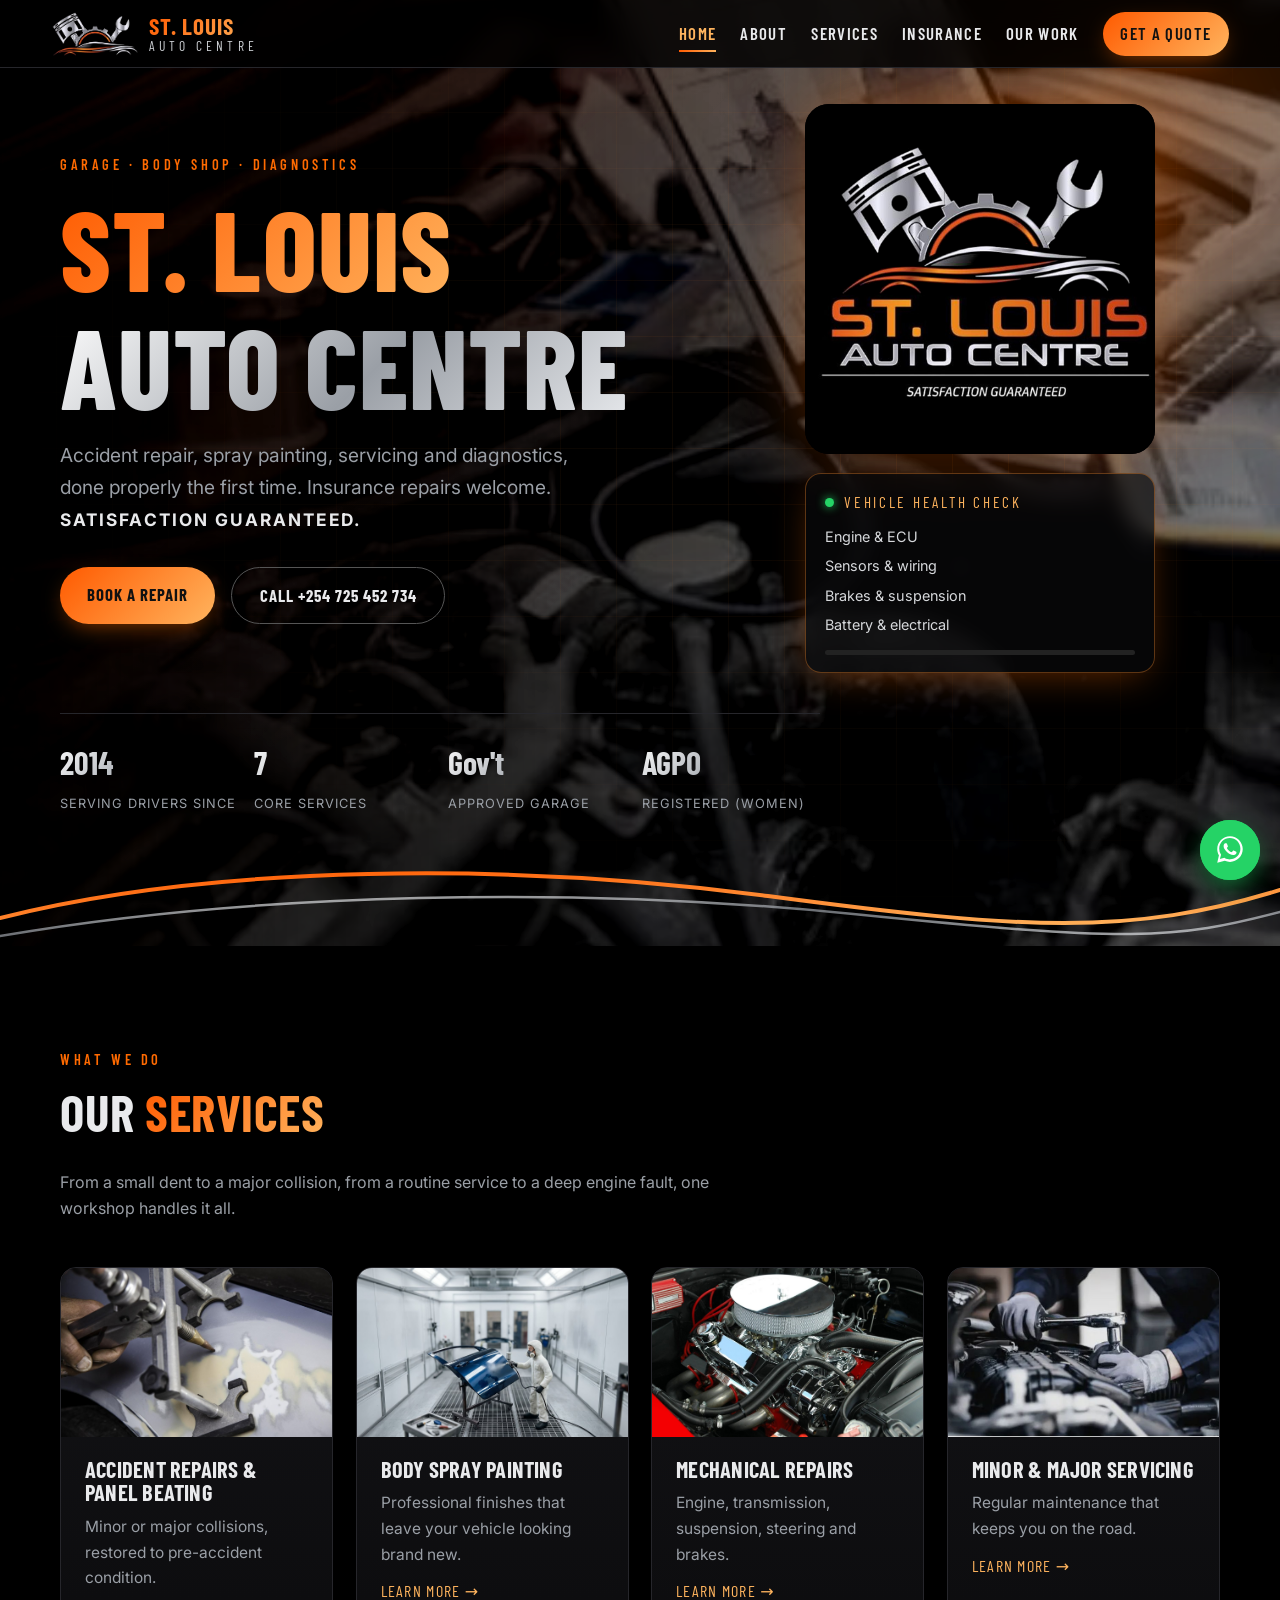
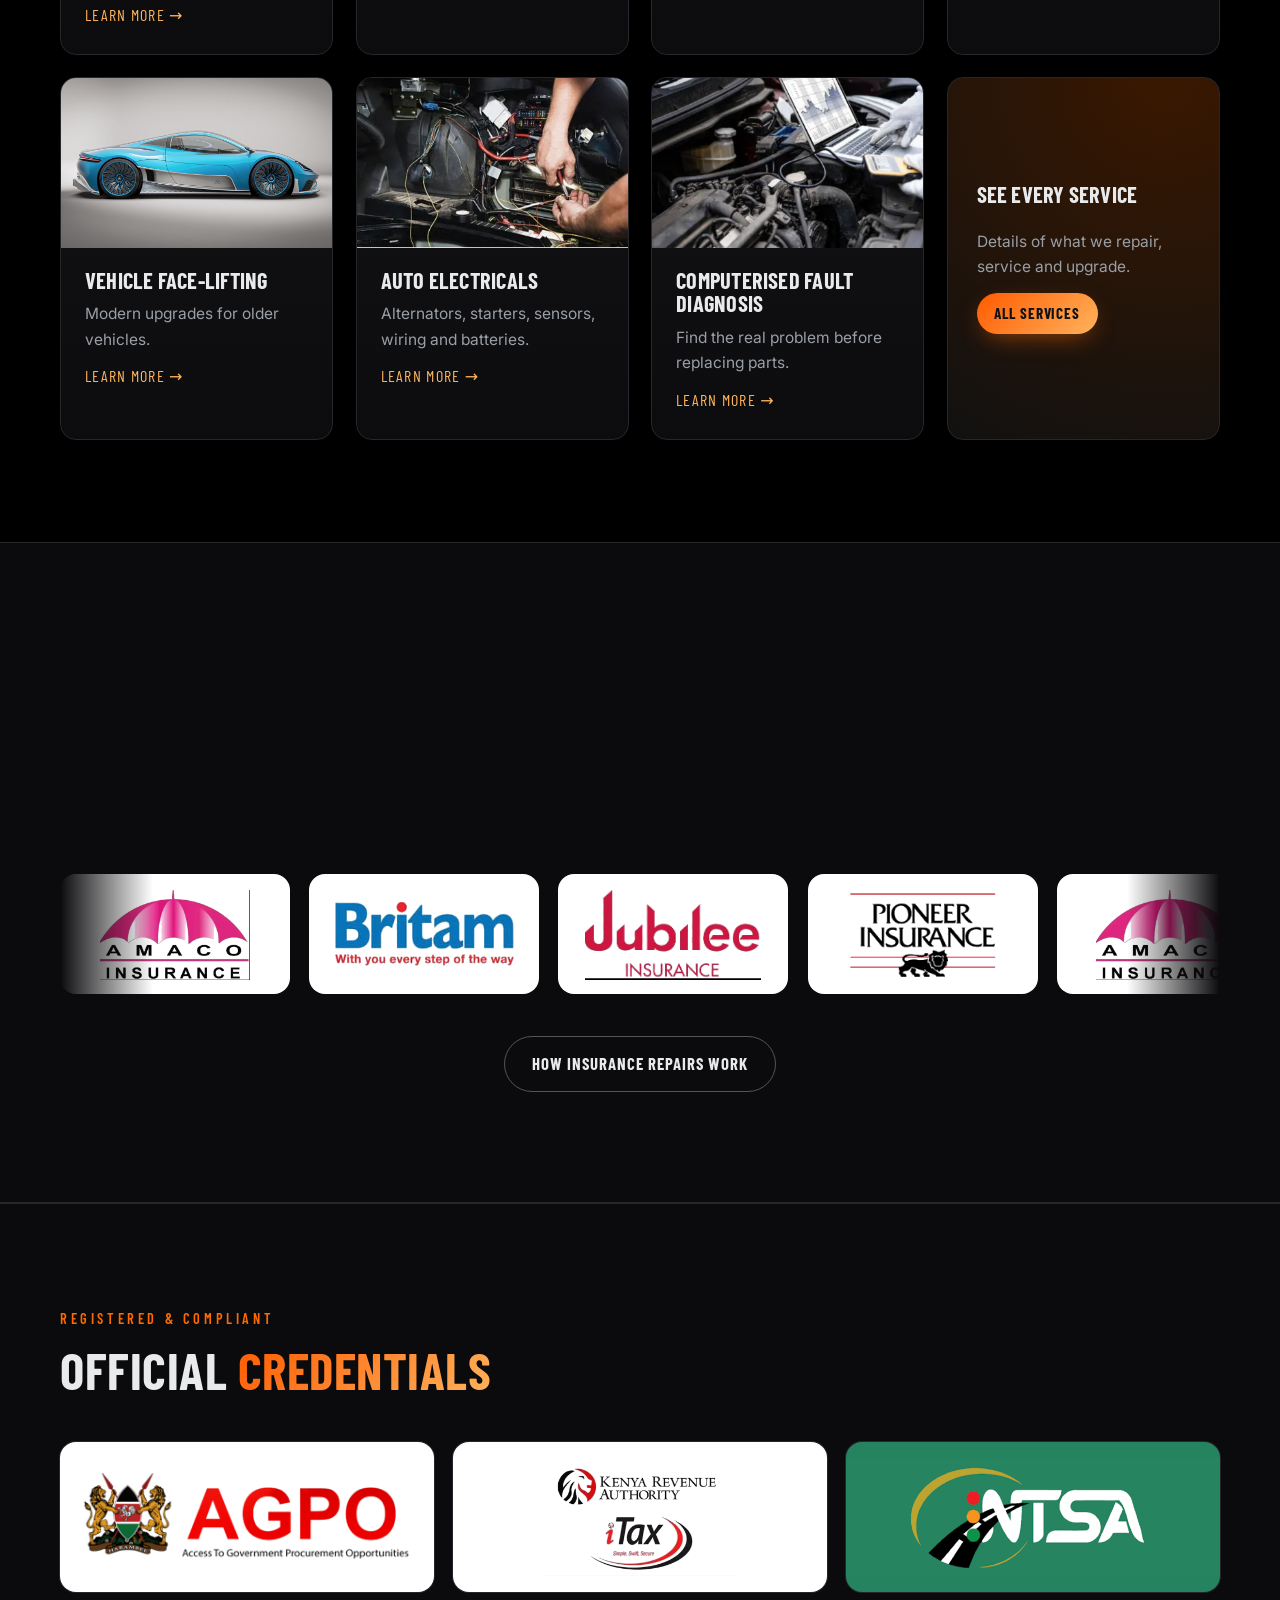
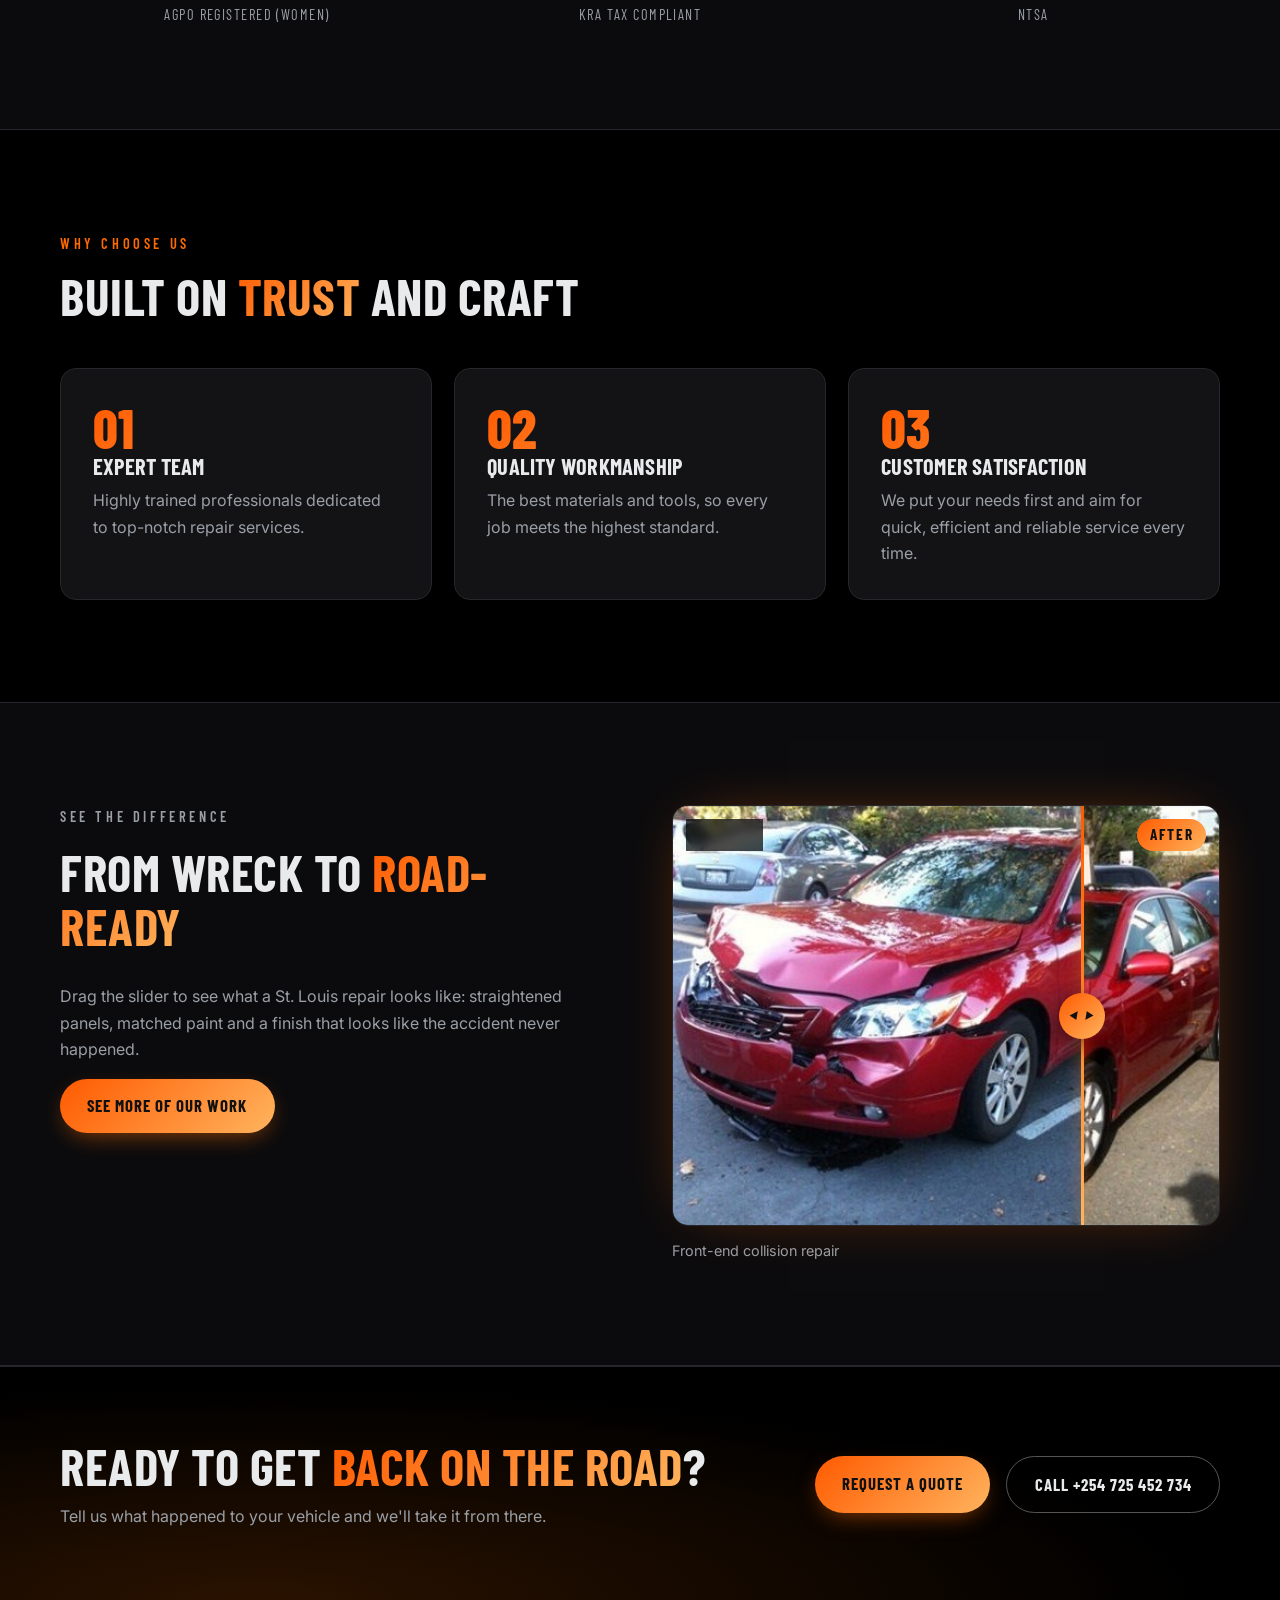
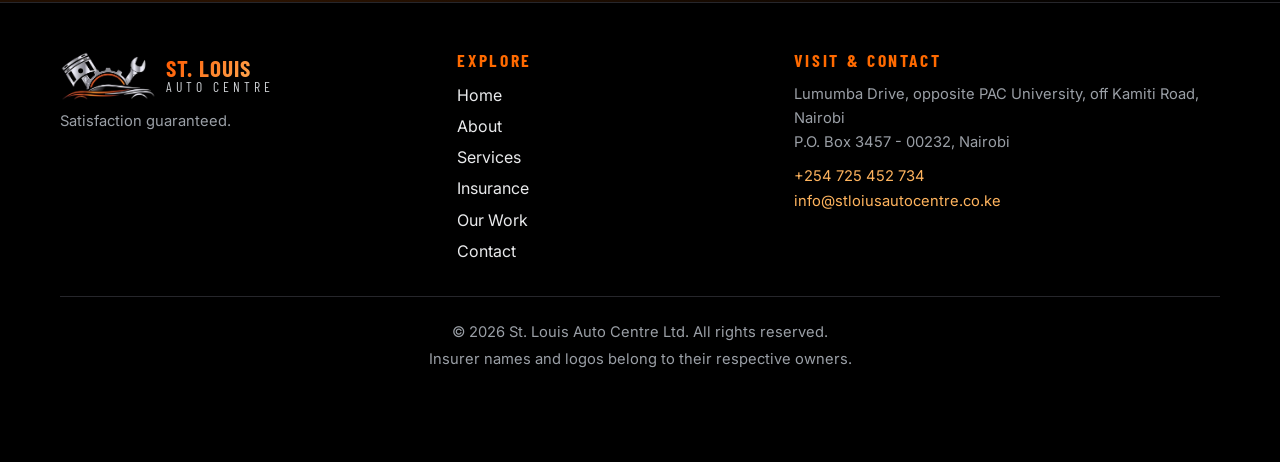
<file: index.html>
<!DOCTYPE html>
<html lang="en">
<head>
<meta charset="UTF-8">
<meta name="viewport" content="width=device-width, initial-scale=1">
<title>St. Louis Auto Centre | Garage & Accident Repairs, Nairobi</title>
<meta name="description" content="St. Louis Auto Centre Ltd: accident repairs, body spray painting, mechanical repairs, servicing, diagnostics and auto electricals in Nairobi. Insurance repairs welcome.">
<meta name="theme-color" content="#000000">
<link rel="preconnect" href="https://fonts.googleapis.com">
<link rel="preconnect" href="https://fonts.gstatic.com" crossorigin>
<link href="https://fonts.googleapis.com/css2?family=Barlow+Condensed:wght@500;600;700;800&family=Inter:wght@400;500;600&display=swap" rel="stylesheet">
<link rel="stylesheet" href="styles.css">
<link rel="icon" href="assets/logo.jpg">
</head>
<body>
<svg width="0" height="0" style="position:absolute" aria-hidden="true"><defs>
<linearGradient id="gOrange" x1="0" y1="0" x2="1" y2="1"><stop offset="0" stop-color="#ff5a00"/><stop offset="1" stop-color="#ffb45e"/></linearGradient>
<linearGradient id="gSilver" x1="0" y1="0" x2="1" y2="1"><stop offset="0" stop-color="#fff"/><stop offset=".5" stop-color="#9a9fa6"/><stop offset="1" stop-color="#e8eaed"/></linearGradient>
</defs></svg>
<div class="progress" id="progress"></div>
<header class="nav">
  <a class="brand" href="index.html" aria-label="St. Louis Auto Centre home"><span class="emb" aria-hidden="true"><img class="l base" src="assets/emblem/base.png" alt=""><img class="l arc" src="assets/emblem/arc.png" alt=""><img class="l piston" src="assets/emblem/piston.png" alt=""><img class="l spanner" src="assets/emblem/spanner.png" alt=""><i class="shine"></i></span><span class="brand-text"><b>ST. LOUIS</b><small>AUTO CENTRE</small></span></a>
  <button class="burger" id="burger" aria-label="Toggle menu" aria-expanded="false" aria-controls="menu"><span></span><span></span><span></span></button>
  <nav id="menu" class="menu"><a href="index.html" class="active" aria-current="page">Home</a><a href="about.html">About</a><a href="services.html">Services</a><a href="insurance.html">Insurance</a><a href="work.html">Our Work</a><a href="contact.html" class="btn btn-sm">Get a Quote</a></nav>
</header>
<main>

<section class="hero">
  <div class="hero-bg" aria-hidden="true"></div>
  <div class="hero-grid-lines" aria-hidden="true"></div>
  <div class="scan-beam" aria-hidden="true"></div>
  <div class="hero-glow"></div>
  <div class="container hero-grid">
    <div class="hero-text">
      <p class="eyebrow anim a1">Garage · Body Shop · Diagnostics</p>
      <h1 class="anim a2"><span class="orange">St. Louis</span><br><span class="silver">Auto Centre</span></h1>
      <p class="tagline anim a3">Accident repair, spray painting, servicing and diagnostics, done properly the first time. Insurance repairs welcome.<br><strong>Satisfaction guaranteed.</strong></p>
      <div class="cta anim a4"><a href="contact.html" class="btn">Book a Repair</a><a href="tel:+254725452734" class="btn btn-ghost">Call +254 725 452 734</a></div>
    </div>
    <div class="hero-art"><div class="hero-logo" role="img" aria-label="St. Louis Auto Centre logo: piston, gear, wrench and car"><img class="logo-text" src="assets/emblem/logo-text.jpg" alt="" width="500" height="500"><span class="hero-emb"><span class="emb" aria-hidden="true"><img class="l base" src="assets/emblem/base.png" alt=""><img class="l arc" src="assets/emblem/arc.png" alt=""><img class="l piston" src="assets/emblem/piston.png" alt=""><img class="l spanner" src="assets/emblem/spanner.png" alt=""><i class="shine"></i></span></span></div>
      <div class="scan-card" aria-hidden="true">
        <div class="scan-head"><span class="dot"></span>Vehicle health check</div>
        <ul><li>Engine &amp; ECU</li><li>Sensors &amp; wiring</li><li>Brakes &amp; suspension</li><li>Battery &amp; electrical</li></ul>
        <div class="scan-bar"><i></i></div>
      </div></div>
  </div>
  <div class="container"><ul class="stats anim a5">
    <li><b>2014</b><span>Serving drivers since</span></li>
    <li><b>7</b><span>Core services</span></li>
    <li><b>Gov't</b><span>Approved garage</span></li>
    <li><b>AGPO</b><span>Registered (Women)</span></li>
  </ul></div>
  <svg class="swoosh" viewBox="0 0 1200 90" preserveAspectRatio="none" aria-hidden="true">
<path d="M0 62 C 200 8, 480 6, 720 40 S 1060 80, 1200 34" fill="none" stroke="url(#gOrange)" stroke-width="4" stroke-linecap="round" vector-effect="non-scaling-stroke"/>
<path d="M0 80 C 240 36, 540 30, 800 58 S 1100 84, 1200 56" fill="none" stroke="url(#gSilver)" stroke-width="2.5" stroke-linecap="round" opacity=".7" vector-effect="non-scaling-stroke"/>
</svg>
</section>

<section class="section">
  <div class="container">
    <header class="section-head"><p class="eyebrow">What we do</p><h2>Our <span class="orange">Services</span></h2>
    <p>From a small dent to a major collision, from a routine service to a deep engine fault, one workshop handles it all.</p></header>
    <div class="grid cards"><a class="card has-img" href="services.html#accident-panel"><div class="thumb"><img src="assets/img/accident-panel.jpg" alt="Accident Repairs &amp; Panel Beating" loading="lazy"></div><div class="card-body"><h3>Accident Repairs &amp; Panel Beating</h3><p>Minor or major collisions, restored to pre-accident condition.</p><span class="more">Learn more →</span></div></a><a class="card has-img" href="services.html#spray-booth"><div class="thumb"><img src="assets/img/spray-booth.jpg" alt="Body Spray Painting" loading="lazy"></div><div class="card-body"><h3>Body Spray Painting</h3><p>Professional finishes that leave your vehicle looking brand new.</p><span class="more">Learn more →</span></div></a><a class="card has-img" href="services.html#engine"><div class="thumb"><img src="assets/img/engine.jpg" alt="Mechanical Repairs" loading="lazy"></div><div class="card-body"><h3>Mechanical Repairs</h3><p>Engine, transmission, suspension, steering and brakes.</p><span class="more">Learn more →</span></div></a><a class="card has-img" href="services.html#servicing"><div class="thumb"><img src="assets/img/servicing.jpg" alt="Minor &amp; Major Servicing" loading="lazy"></div><div class="card-body"><h3>Minor &amp; Major Servicing</h3><p>Regular maintenance that keeps you on the road.</p><span class="more">Learn more →</span></div></a><a class="card has-img" href="services.html#facelift"><div class="thumb"><img src="assets/img/facelift.jpg" alt="Vehicle Face-lifting" loading="lazy"></div><div class="card-body"><h3>Vehicle Face-lifting</h3><p>Modern upgrades for older vehicles.</p><span class="more">Learn more →</span></div></a><a class="card has-img" href="services.html#electrical-wiring"><div class="thumb"><img src="assets/img/electrical-wiring.jpg" alt="Auto Electricals" loading="lazy"></div><div class="card-body"><h3>Auto Electricals</h3><p>Alternators, starters, sensors, wiring and batteries.</p><span class="more">Learn more →</span></div></a><a class="card has-img" href="services.html#diagnostics"><div class="thumb"><img src="assets/img/diagnostics.jpg" alt="Computerised Fault Diagnosis" loading="lazy"></div><div class="card-body"><h3>Computerised Fault Diagnosis</h3><p>Find the real problem before replacing parts.</p><span class="more">Learn more →</span></div></a>
      <a class="card cta-card" href="services.html"><h3>See every service</h3><p>Details of what we repair, service and upgrade.</p><span class="btn btn-sm">All services</span></a>
    </div>
  </div>
</section>

<section class="section alt">
  <div class="container">
    <header class="section-head"><p class="eyebrow">Insurance repairs</p><h2>We work with your <span class="orange">insurer</span></h2>
    <p>We repair insured vehicles and handle the workshop side of your claim. Bring your car in, and we'll walk you through the next steps.</p></header>
    <div class="marquee" aria-label="Insurers we serve"><div class="marquee-track"><div class="marquee-group"><div class="logo-card"><img src="assets/img/amaco.png" alt="Amaco Insurance logo" loading="lazy"></div><div class="logo-card"><img src="assets/img/britam.png" alt="Britam logo" loading="lazy"></div><div class="logo-card"><img src="assets/img/jubilee.png" alt="Jubilee Insurance logo" loading="lazy"></div><div class="logo-card"><img src="assets/img/pioneer.png" alt="Pioneer Insurance logo" loading="lazy"></div><div class="logo-card"><img src="assets/img/amaco.png" alt="Amaco Insurance logo" loading="lazy"></div><div class="logo-card"><img src="assets/img/britam.png" alt="Britam logo" loading="lazy"></div><div class="logo-card"><img src="assets/img/jubilee.png" alt="Jubilee Insurance logo" loading="lazy"></div><div class="logo-card"><img src="assets/img/pioneer.png" alt="Pioneer Insurance logo" loading="lazy"></div></div><div class="marquee-group" aria-hidden="true"><div class="logo-card"><img src="assets/img/amaco.png" alt="Amaco Insurance logo" loading="lazy"></div><div class="logo-card"><img src="assets/img/britam.png" alt="Britam logo" loading="lazy"></div><div class="logo-card"><img src="assets/img/jubilee.png" alt="Jubilee Insurance logo" loading="lazy"></div><div class="logo-card"><img src="assets/img/pioneer.png" alt="Pioneer Insurance logo" loading="lazy"></div><div class="logo-card"><img src="assets/img/amaco.png" alt="Amaco Insurance logo" loading="lazy"></div><div class="logo-card"><img src="assets/img/britam.png" alt="Britam logo" loading="lazy"></div><div class="logo-card"><img src="assets/img/jubilee.png" alt="Jubilee Insurance logo" loading="lazy"></div><div class="logo-card"><img src="assets/img/pioneer.png" alt="Pioneer Insurance logo" loading="lazy"></div></div></div></div>
    <p class="center"><a href="insurance.html" class="btn btn-ghost">How insurance repairs work</a></p>
  </div>
</section>

<section class="section alt">
  <div class="container">
    <header class="section-head"><p class="eyebrow">Registered &amp; compliant</p><h2>Official <span class="orange">credentials</span></h2></header>
    <div class="trust"><figure class="trust-card"><div class="tc-img"><img src="assets/img/agpo.png" alt="AGPO registered (Women) logo" loading="lazy"></div><figcaption>AGPO registered (Women)</figcaption></figure><figure class="trust-card"><div class="tc-img"><img src="assets/img/kra.png" alt="KRA tax compliant logo" loading="lazy"></div><figcaption>KRA tax compliant</figcaption></figure><figure class="trust-card fill"><div class="tc-img"><img src="assets/img/ntsa.png" alt="NTSA logo" loading="lazy"></div><figcaption>NTSA</figcaption></figure></div>
  </div>
</section>

<section class="section">
  <div class="container">
    <header class="section-head"><p class="eyebrow">Why choose us</p><h2>Built on <span class="orange">trust</span> and craft</h2></header>
    <div class="grid three">
      <article class="feature"><span class="num">01</span><h3>Expert Team</h3><p>Highly trained professionals dedicated to top-notch repair services.</p></article>
      <article class="feature"><span class="num">02</span><h3>Quality Workmanship</h3><p>The best materials and tools, so every job meets the highest standard.</p></article>
      <article class="feature"><span class="num">03</span><h3>Customer Satisfaction</h3><p>We put your needs first and aim for quick, efficient and reliable service every time.</p></article>
    </div>
  </div>
</section>
<section class="section alt">
  <div class="container split">
    <div><p class="eyebrow">See the difference</p><h2>From wreck to <span class="orange">road-ready</span></h2>
      <p>Drag the slider to see what a St. Louis repair looks like: straightened panels, matched paint and a finish that looks like the accident never happened.</p>
      <a href="work.html" class="btn">See more of our work</a></div>
    <figure class="ba-card"><div class="ba" style="--ratio:500/384">
  <img class="ba-after" src="assets/img/camry-after.jpg" alt="After: red sedan front-end collision repair" loading="lazy">
  <img class="ba-before" src="assets/img/camry-before.jpg" alt="Before: red sedan front-end collision repair" loading="lazy">
  <span class="ba-tag t-before">Before</span><span class="ba-tag t-after">After</span>
  <span class="ba-handle" aria-hidden="true"><i></i></span>
  <input class="ba-range" type="range" min="0" max="100" value="50" aria-label="Drag to compare before and after: red sedan front-end collision repair">
</div><figcaption>Front-end collision repair</figcaption></figure>
  </div>
</section>
<section class="cta-band">
  <div class="container cta-inner">
    <div><h2>Ready to get <span class="orange">back on the road</span>?</h2><p class="muted">Tell us what happened to your vehicle and we'll take it from there.</p></div>
    <div class="cta"><a href="contact.html" class="btn">Request a Quote</a><a href="tel:+254725452734" class="btn btn-ghost">Call +254 725 452 734</a></div>
  </div>
</section>
</main>
<footer class="footer">
  <div class="container foot-grid">
    <div>
      <a class="brand" href="index.html"><span class="emb" aria-hidden="true"><img class="l base" src="assets/emblem/base.png" alt=""><img class="l arc" src="assets/emblem/arc.png" alt=""><img class="l piston" src="assets/emblem/piston.png" alt=""><img class="l spanner" src="assets/emblem/spanner.png" alt=""><i class="shine"></i></span><span class="brand-text"><b>ST. LOUIS</b><small>AUTO CENTRE</small></span></a>
      <p class="muted">Satisfaction guaranteed.</p>
    </div>
    <div><h4>Explore</h4><nav class="foot-links"><a href="index.html">Home</a><a href="about.html">About</a><a href="services.html">Services</a><a href="insurance.html">Insurance</a><a href="work.html">Our Work</a><a href="contact.html">Contact</a></nav></div>
    <div><h4>Visit &amp; contact</h4>
      <p class="muted">Lumumba Drive, opposite PAC University, off Kamiti Road, Nairobi<br>P.O. Box 3457 - 00232, Nairobi</p>
      <p><a href="tel:+254725452734">+254 725 452 734</a><br><a href="mailto:info@stloiusautocentre.co.ke">info@stloiusautocentre.co.ke</a></p>
    </div>
  </div>
  <div class="container copy">
    <p>© <span id="year"></span> St. Louis Auto Centre Ltd. All rights reserved.</p>
    <p class="tiny">Insurer names and logos belong to their respective owners.</p>
  </div>
</footer>
<a class="wa-fab" href="https://wa.me/254725452734" target="_blank" rel="noopener" aria-label="Chat on WhatsApp"><svg viewBox="0 0 32 32" aria-hidden="true"><path fill="#fff" d="M16.04 3C9.4 3 4 8.4 4 15.03c0 2.12.55 4.19 1.6 6.01L4 28l7.12-1.87a12.03 12.03 0 0 0 4.92 1.05C22.67 27.18 28 21.78 28 15.15 28 8.5 22.67 3 16.04 3Zm0 21.96c-1.76 0-3.48-.47-4.99-1.37l-.36-.21-4.22 1.1 1.13-4.1-.23-.38a9.9 9.9 0 0 1-1.52-5.27c0-5.48 4.47-9.94 9.97-9.94 5.5 0 9.96 4.46 9.96 9.94 0 5.49-4.47 9.93-9.74 9.93Zm5.46-7.42c-.3-.15-1.77-.87-2.04-.97-.27-.1-.47-.15-.67.15-.2.3-.77.97-.94 1.17-.17.2-.35.22-.65.07-.3-.15-1.26-.46-2.4-1.48-.89-.79-1.49-1.77-1.66-2.07-.17-.3-.02-.46.13-.61.14-.13.3-.35.45-.52.15-.17.2-.3.3-.5.1-.2.05-.37-.02-.52-.08-.15-.67-1.62-.92-2.22-.24-.58-.49-.5-.67-.51h-.57c-.2 0-.52.07-.8.37-.27.3-1.04 1.02-1.04 2.48 0 1.46 1.07 2.88 1.22 3.08.15.2 2.1 3.2 5.08 4.49.71.31 1.26.49 1.7.63.71.23 1.36.2 1.87.12.57-.08 1.77-.72 2.02-1.42.25-.7.25-1.3.17-1.42-.07-.12-.27-.2-.57-.35Z"/></svg></a>
<script src="script.js"></script>
</body>
</html>
</file>
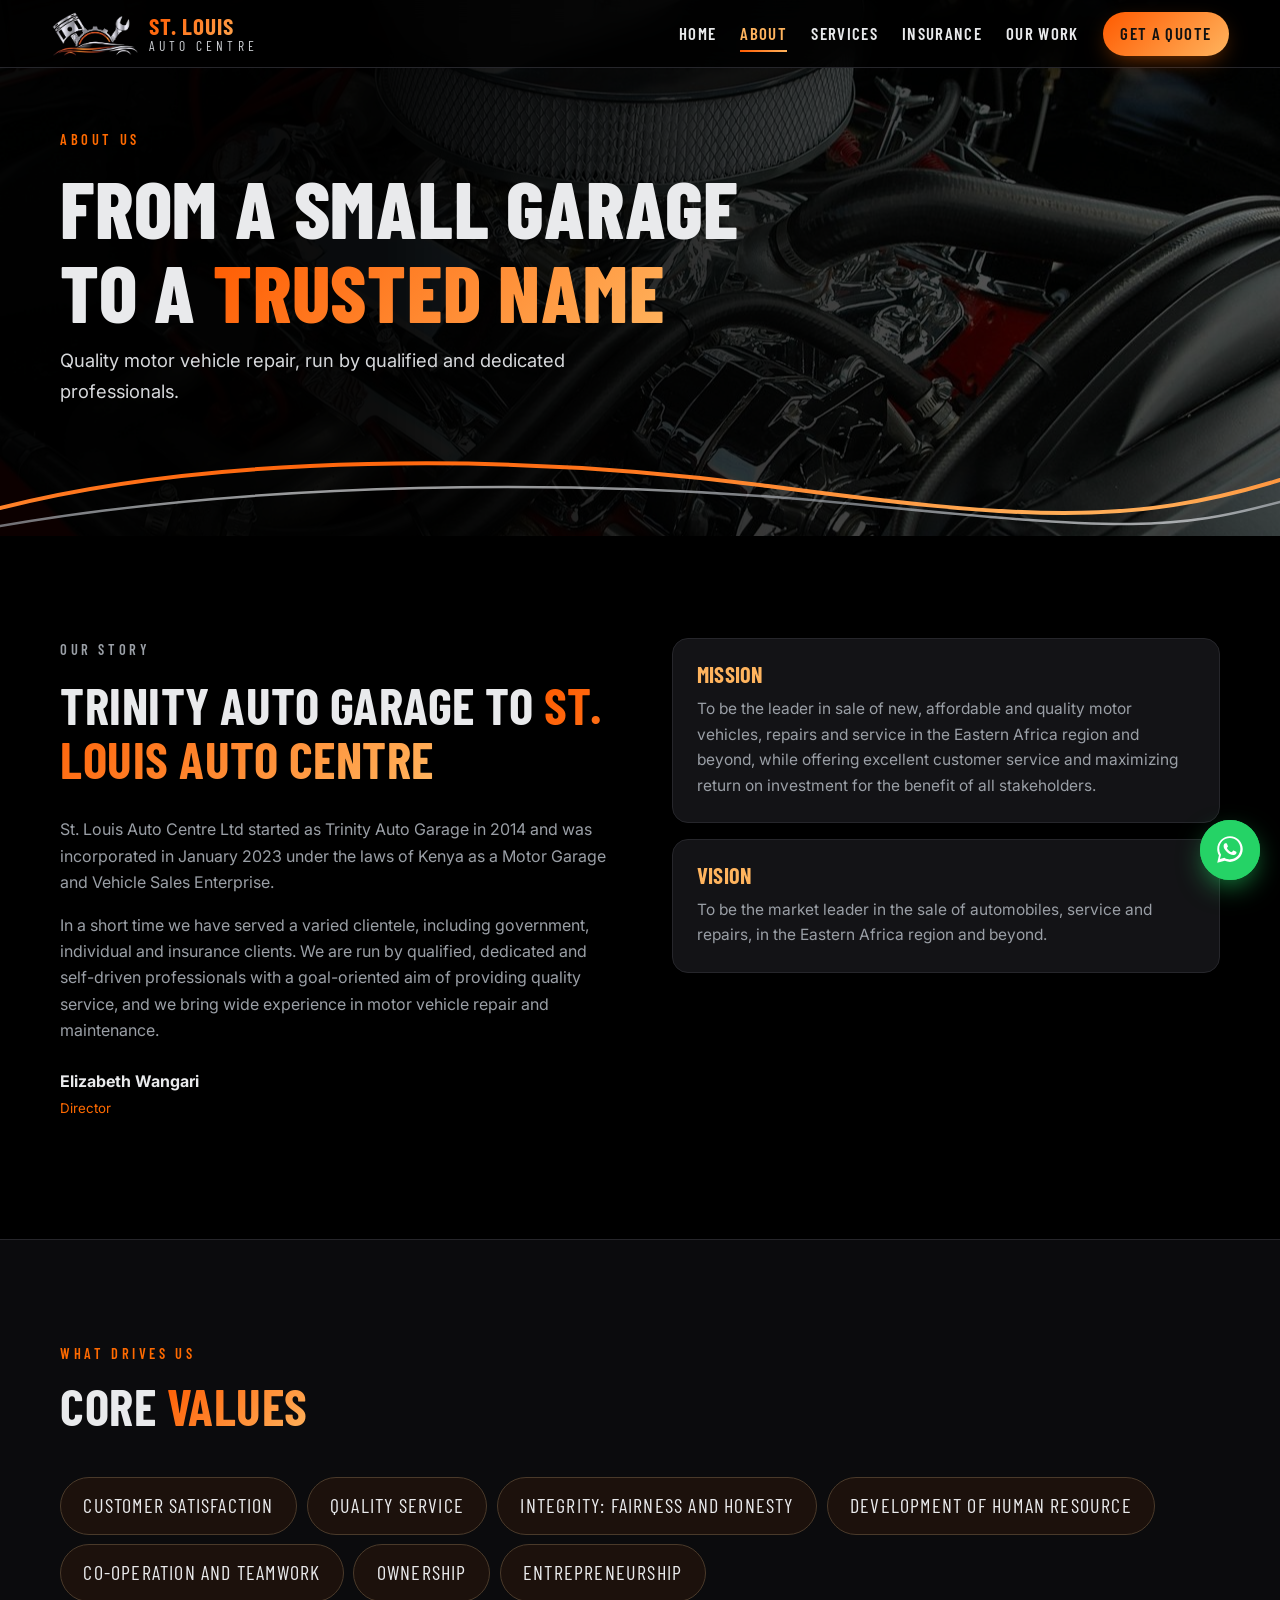
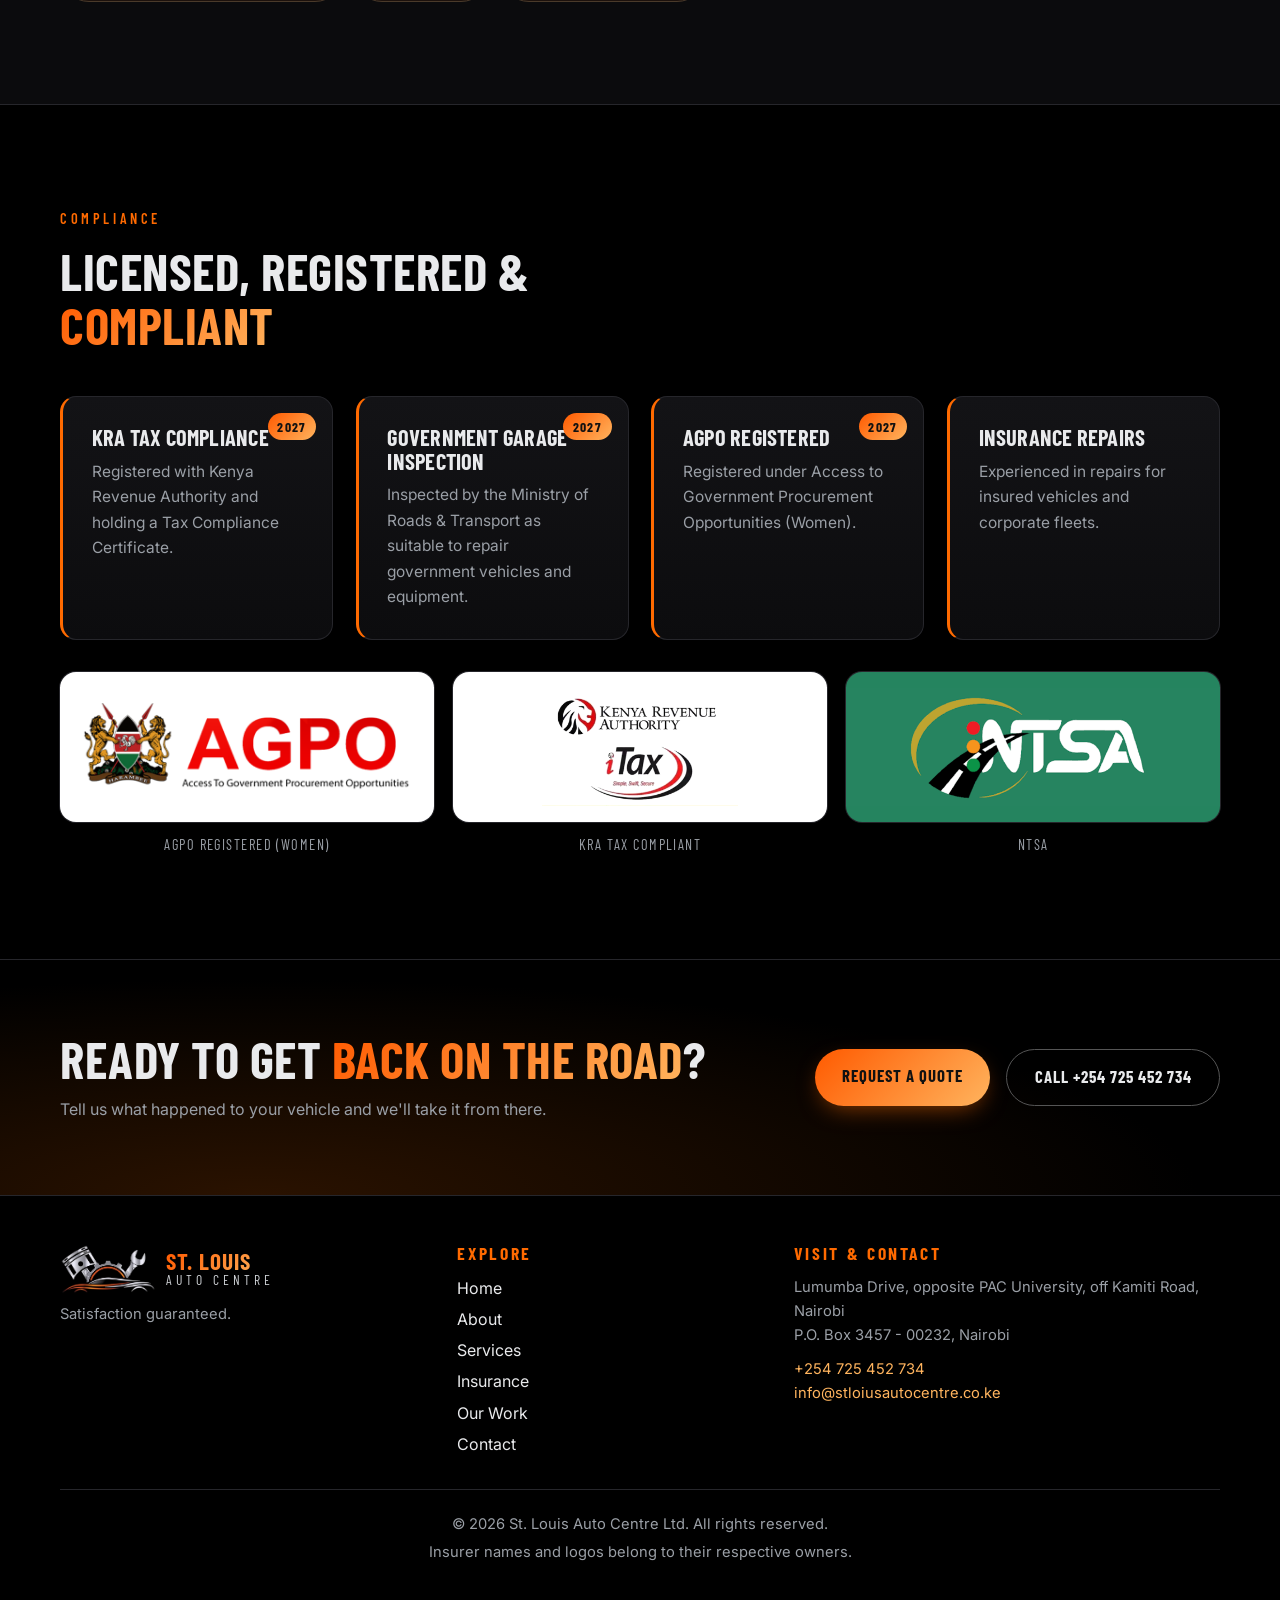
<file: about.html>
<!DOCTYPE html>
<html lang="en">
<head>
<meta charset="UTF-8">
<meta name="viewport" content="width=device-width, initial-scale=1">
<title>About Us | St. Louis Auto Centre</title>
<meta name="description" content="The story, mission and credentials of St. Louis Auto Centre Ltd, Nairobi.">
<meta name="theme-color" content="#000000">
<link rel="preconnect" href="https://fonts.googleapis.com">
<link rel="preconnect" href="https://fonts.gstatic.com" crossorigin>
<link href="https://fonts.googleapis.com/css2?family=Barlow+Condensed:wght@500;600;700;800&family=Inter:wght@400;500;600&display=swap" rel="stylesheet">
<link rel="stylesheet" href="styles.css">
<link rel="icon" href="assets/logo.jpg">
</head>
<body>
<svg width="0" height="0" style="position:absolute" aria-hidden="true"><defs>
<linearGradient id="gOrange" x1="0" y1="0" x2="1" y2="1"><stop offset="0" stop-color="#ff5a00"/><stop offset="1" stop-color="#ffb45e"/></linearGradient>
<linearGradient id="gSilver" x1="0" y1="0" x2="1" y2="1"><stop offset="0" stop-color="#fff"/><stop offset=".5" stop-color="#9a9fa6"/><stop offset="1" stop-color="#e8eaed"/></linearGradient>
</defs></svg>
<div class="progress" id="progress"></div>
<header class="nav">
  <a class="brand" href="index.html" aria-label="St. Louis Auto Centre home"><span class="emb" aria-hidden="true"><img class="l base" src="assets/emblem/base.png" alt=""><img class="l arc" src="assets/emblem/arc.png" alt=""><img class="l piston" src="assets/emblem/piston.png" alt=""><img class="l spanner" src="assets/emblem/spanner.png" alt=""><i class="shine"></i></span><span class="brand-text"><b>ST. LOUIS</b><small>AUTO CENTRE</small></span></a>
  <button class="burger" id="burger" aria-label="Toggle menu" aria-expanded="false" aria-controls="menu"><span></span><span></span><span></span></button>
  <nav id="menu" class="menu"><a href="index.html">Home</a><a href="about.html" class="active" aria-current="page">About</a><a href="services.html">Services</a><a href="insurance.html">Insurance</a><a href="work.html">Our Work</a><a href="contact.html" class="btn btn-sm">Get a Quote</a></nav>
</header>
<main>
<section class="page-hero" style="--hero-img:url('assets/img/engine.jpg')">
  <div class="container page-hero-inner">
    <p class="eyebrow anim a1">About us</p>
    <h1 class="anim a2">From a small garage to a <span class="orange">trusted name</span></h1>
    <p class="lead anim a3">Quality motor vehicle repair, run by qualified and dedicated professionals.</p>
  </div>
  <svg class="swoosh" viewBox="0 0 1200 90" preserveAspectRatio="none" aria-hidden="true">
<path d="M0 62 C 200 8, 480 6, 720 40 S 1060 80, 1200 34" fill="none" stroke="url(#gOrange)" stroke-width="4" stroke-linecap="round" vector-effect="non-scaling-stroke"/>
<path d="M0 80 C 240 36, 540 30, 800 58 S 1100 84, 1200 56" fill="none" stroke="url(#gSilver)" stroke-width="2.5" stroke-linecap="round" opacity=".7" vector-effect="non-scaling-stroke"/>
</svg>
</section>

<section class="section">
  <div class="container split">
    <div>
      <p class="eyebrow">Our story</p>
      <h2>Trinity Auto Garage to <span class="orange">St. Louis Auto Centre</span></h2>
      <p>St. Louis Auto Centre Ltd started as Trinity Auto Garage in 2014 and was incorporated in January 2023 under the laws of Kenya as a Motor Garage and Vehicle Sales Enterprise.</p>
      <p>In a short time we have served a varied clientele, including government, individual and insurance clients. We are run by qualified, dedicated and self-driven professionals with a goal-oriented aim of providing quality service, and we bring wide experience in motor vehicle repair and maintenance.</p>
      <p class="sign"><b>Elizabeth Wangari</b><br><small>Director</small></p>
    </div>
    <div class="mvv">
      <div class="mvv-item"><h3>Mission</h3><p>To be the leader in sale of new, affordable and quality motor vehicles, repairs and service in the Eastern Africa region and beyond, while offering excellent customer service and maximizing return on investment for the benefit of all stakeholders.</p></div>
      <div class="mvv-item"><h3>Vision</h3><p>To be the market leader in the sale of automobiles, service and repairs, in the Eastern Africa region and beyond.</p></div>
    </div>
  </div>
</section>

<section class="section alt">
  <div class="container">
    <header class="section-head"><p class="eyebrow">What drives us</p><h2>Core <span class="orange">Values</span></h2></header>
    <ul class="chips big">
      <li>Customer satisfaction</li><li>Quality service</li><li>Integrity: fairness and honesty</li><li>Development of human resource</li><li>Co-operation and teamwork</li><li>Ownership</li><li>Entrepreneurship</li>
    </ul>
  </div>
</section>

<section class="section">
  <div class="container">
    <header class="section-head"><p class="eyebrow">Compliance</p><h2>Licensed, registered &amp; <span class="orange">compliant</span></h2></header>
    <div class="grid cards four">
      <article class="card cred"><span class="badge">2027</span><h3>KRA Tax Compliance</h3><p>Registered with Kenya Revenue Authority and holding a Tax Compliance Certificate.</p></article>
      <article class="card cred"><span class="badge">2027</span><h3>Government Garage Inspection</h3><p>Inspected by the Ministry of Roads &amp; Transport as suitable to repair government vehicles and equipment.</p></article>
      <article class="card cred"><span class="badge">2027</span><h3>AGPO Registered</h3><p>Registered under Access to Government Procurement Opportunities (Women).</p></article>
      <article class="card cred"><h3>Insurance Repairs</h3><p>Experienced in repairs for insured vehicles and corporate fleets.</p></article>
    </div>
    <div class="trust-wrap"><div class="trust"><figure class="trust-card"><div class="tc-img"><img src="assets/img/agpo.png" alt="AGPO registered (Women) logo" loading="lazy"></div><figcaption>AGPO registered (Women)</figcaption></figure><figure class="trust-card"><div class="tc-img"><img src="assets/img/kra.png" alt="KRA tax compliant logo" loading="lazy"></div><figcaption>KRA tax compliant</figcaption></figure><figure class="trust-card fill"><div class="tc-img"><img src="assets/img/ntsa.png" alt="NTSA logo" loading="lazy"></div><figcaption>NTSA</figcaption></figure></div></div>
  </div>
</section>
<section class="cta-band">
  <div class="container cta-inner">
    <div><h2>Ready to get <span class="orange">back on the road</span>?</h2><p class="muted">Tell us what happened to your vehicle and we'll take it from there.</p></div>
    <div class="cta"><a href="contact.html" class="btn">Request a Quote</a><a href="tel:+254725452734" class="btn btn-ghost">Call +254 725 452 734</a></div>
  </div>
</section>
</main>
<footer class="footer">
  <div class="container foot-grid">
    <div>
      <a class="brand" href="index.html"><span class="emb" aria-hidden="true"><img class="l base" src="assets/emblem/base.png" alt=""><img class="l arc" src="assets/emblem/arc.png" alt=""><img class="l piston" src="assets/emblem/piston.png" alt=""><img class="l spanner" src="assets/emblem/spanner.png" alt=""><i class="shine"></i></span><span class="brand-text"><b>ST. LOUIS</b><small>AUTO CENTRE</small></span></a>
      <p class="muted">Satisfaction guaranteed.</p>
    </div>
    <div><h4>Explore</h4><nav class="foot-links"><a href="index.html">Home</a><a href="about.html">About</a><a href="services.html">Services</a><a href="insurance.html">Insurance</a><a href="work.html">Our Work</a><a href="contact.html">Contact</a></nav></div>
    <div><h4>Visit &amp; contact</h4>
      <p class="muted">Lumumba Drive, opposite PAC University, off Kamiti Road, Nairobi<br>P.O. Box 3457 - 00232, Nairobi</p>
      <p><a href="tel:+254725452734">+254 725 452 734</a><br><a href="mailto:info@stloiusautocentre.co.ke">info@stloiusautocentre.co.ke</a></p>
    </div>
  </div>
  <div class="container copy">
    <p>© <span id="year"></span> St. Louis Auto Centre Ltd. All rights reserved.</p>
    <p class="tiny">Insurer names and logos belong to their respective owners.</p>
  </div>
</footer>
<a class="wa-fab" href="https://wa.me/254725452734" target="_blank" rel="noopener" aria-label="Chat on WhatsApp"><svg viewBox="0 0 32 32" aria-hidden="true"><path fill="#fff" d="M16.04 3C9.4 3 4 8.4 4 15.03c0 2.12.55 4.19 1.6 6.01L4 28l7.12-1.87a12.03 12.03 0 0 0 4.92 1.05C22.67 27.18 28 21.78 28 15.15 28 8.5 22.67 3 16.04 3Zm0 21.96c-1.76 0-3.48-.47-4.99-1.37l-.36-.21-4.22 1.1 1.13-4.1-.23-.38a9.9 9.9 0 0 1-1.52-5.27c0-5.48 4.47-9.94 9.97-9.94 5.5 0 9.96 4.46 9.96 9.94 0 5.49-4.47 9.93-9.74 9.93Zm5.46-7.42c-.3-.15-1.77-.87-2.04-.97-.27-.1-.47-.15-.67.15-.2.3-.77.97-.94 1.17-.17.2-.35.22-.65.07-.3-.15-1.26-.46-2.4-1.48-.89-.79-1.49-1.77-1.66-2.07-.17-.3-.02-.46.13-.61.14-.13.3-.35.45-.52.15-.17.2-.3.3-.5.1-.2.05-.37-.02-.52-.08-.15-.67-1.62-.92-2.22-.24-.58-.49-.5-.67-.51h-.57c-.2 0-.52.07-.8.37-.27.3-1.04 1.02-1.04 2.48 0 1.46 1.07 2.88 1.22 3.08.15.2 2.1 3.2 5.08 4.49.71.31 1.26.49 1.7.63.71.23 1.36.2 1.87.12.57-.08 1.77-.72 2.02-1.42.25-.7.25-1.3.17-1.42-.07-.12-.27-.2-.57-.35Z"/></svg></a>
<script src="script.js"></script>
</body>
</html>
</file>
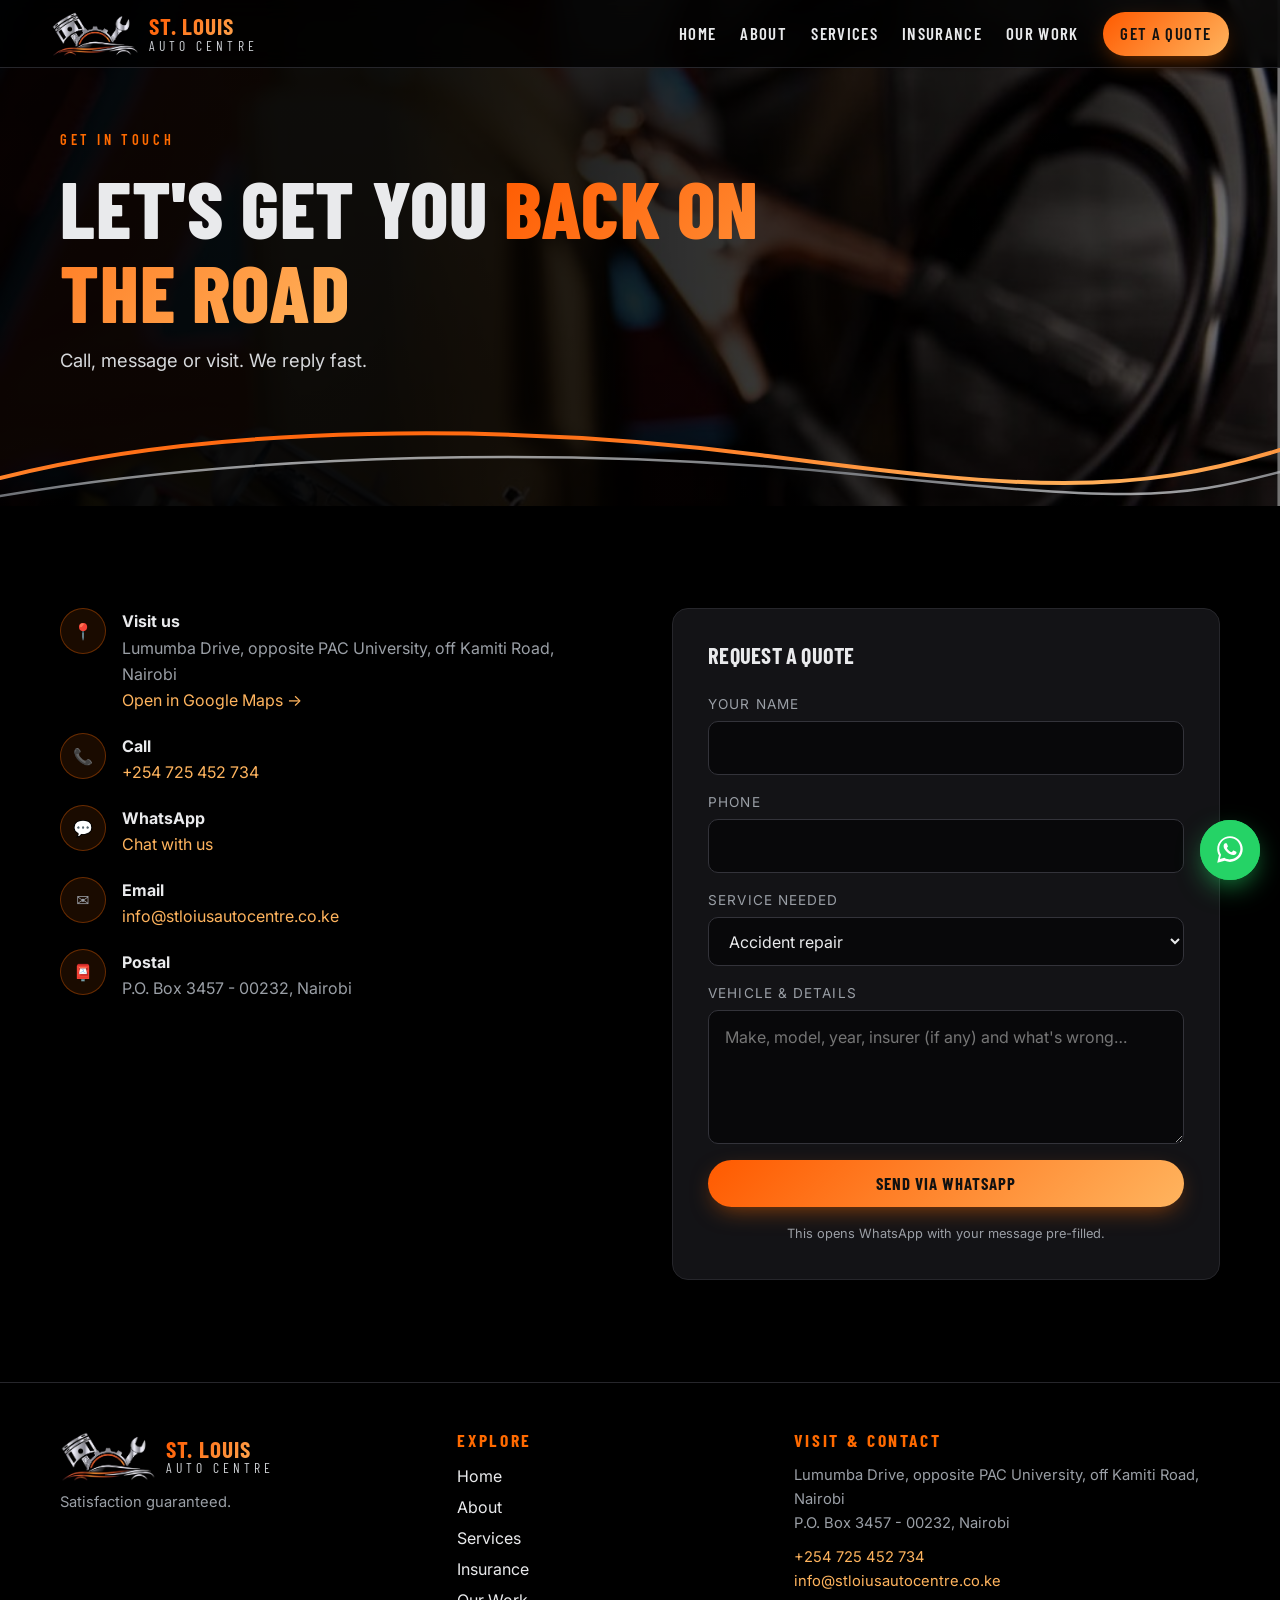
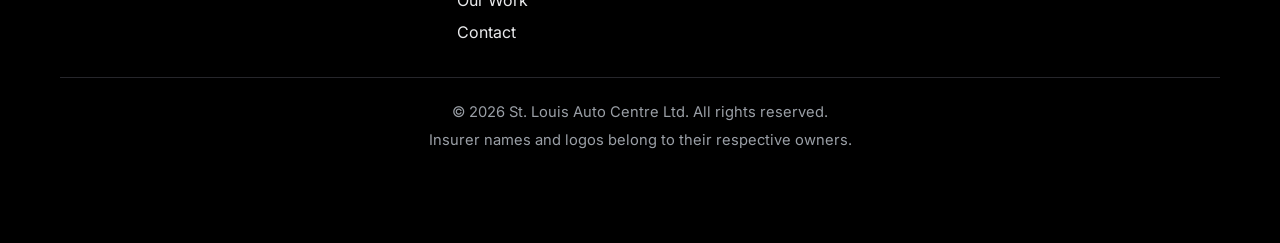
<file: contact.html>
<!DOCTYPE html>
<html lang="en">
<head>
<meta charset="UTF-8">
<meta name="viewport" content="width=device-width, initial-scale=1">
<title>Contact | St. Louis Auto Centre</title>
<meta name="description" content="Contact St. Louis Auto Centre on Lumumba Drive, off Kamiti Road, Nairobi. Call, WhatsApp or email for a quote.">
<meta name="theme-color" content="#000000">
<link rel="preconnect" href="https://fonts.googleapis.com">
<link rel="preconnect" href="https://fonts.gstatic.com" crossorigin>
<link href="https://fonts.googleapis.com/css2?family=Barlow+Condensed:wght@500;600;700;800&family=Inter:wght@400;500;600&display=swap" rel="stylesheet">
<link rel="stylesheet" href="styles.css">
<link rel="icon" href="assets/logo.jpg">
</head>
<body>
<svg width="0" height="0" style="position:absolute" aria-hidden="true"><defs>
<linearGradient id="gOrange" x1="0" y1="0" x2="1" y2="1"><stop offset="0" stop-color="#ff5a00"/><stop offset="1" stop-color="#ffb45e"/></linearGradient>
<linearGradient id="gSilver" x1="0" y1="0" x2="1" y2="1"><stop offset="0" stop-color="#fff"/><stop offset=".5" stop-color="#9a9fa6"/><stop offset="1" stop-color="#e8eaed"/></linearGradient>
</defs></svg>
<div class="progress" id="progress"></div>
<header class="nav">
  <a class="brand" href="index.html" aria-label="St. Louis Auto Centre home"><span class="emb" aria-hidden="true"><img class="l base" src="assets/emblem/base.png" alt=""><img class="l arc" src="assets/emblem/arc.png" alt=""><img class="l piston" src="assets/emblem/piston.png" alt=""><img class="l spanner" src="assets/emblem/spanner.png" alt=""><i class="shine"></i></span><span class="brand-text"><b>ST. LOUIS</b><small>AUTO CENTRE</small></span></a>
  <button class="burger" id="burger" aria-label="Toggle menu" aria-expanded="false" aria-controls="menu"><span></span><span></span><span></span></button>
  <nav id="menu" class="menu"><a href="index.html">Home</a><a href="about.html">About</a><a href="services.html">Services</a><a href="insurance.html">Insurance</a><a href="work.html">Our Work</a><a href="contact.html" class="btn btn-sm active">Get a Quote</a></nav>
</header>
<main>
<section class="page-hero" style="--hero-img:url('assets/img/electrical-accessories.jpg')">
  <div class="container page-hero-inner">
    <p class="eyebrow anim a1">Get in touch</p>
    <h1 class="anim a2">Let's get you <span class="orange">back on the road</span></h1>
    <p class="lead anim a3">Call, message or visit. We reply fast.</p>
  </div>
  <svg class="swoosh" viewBox="0 0 1200 90" preserveAspectRatio="none" aria-hidden="true">
<path d="M0 62 C 200 8, 480 6, 720 40 S 1060 80, 1200 34" fill="none" stroke="url(#gOrange)" stroke-width="4" stroke-linecap="round" vector-effect="non-scaling-stroke"/>
<path d="M0 80 C 240 36, 540 30, 800 58 S 1100 84, 1200 56" fill="none" stroke="url(#gSilver)" stroke-width="2.5" stroke-linecap="round" opacity=".7" vector-effect="non-scaling-stroke"/>
</svg>
</section>

<section class="section contact">
  <div class="container split">
    <div>
      <ul class="contact-list">
        <li><span>📍</span><div><b>Visit us</b><br>Lumumba Drive, opposite PAC University, off Kamiti Road, Nairobi<br><a href="https://www.google.com/maps/search/?api=1&query=Lumumba+Drive+PAC+University+Kamiti+Road+Nairobi" target="_blank" rel="noopener">Open in Google Maps →</a></div></li>
        <li><span>📞</span><div><b>Call</b><br><a href="tel:+254725452734">+254 725 452 734</a></div></li>
        <li><span>💬</span><div><b>WhatsApp</b><br><a href="https://wa.me/254725452734" target="_blank" rel="noopener">Chat with us</a></div></li>
        <li><span>✉️</span><div><b>Email</b><br><a href="mailto:info@stloiusautocentre.co.ke">info@stloiusautocentre.co.ke</a></div></li>
        <li><span>📮</span><div><b>Postal</b><br>P.O. Box 3457 - 00232, Nairobi</div></li>
      </ul>
    </div>
    <form class="form" id="quoteForm" novalidate>
      <h3>Request a quote</h3>
      <label>Your name<input type="text" name="name" required autocomplete="name"></label>
      <label>Phone<input type="tel" name="phone" required autocomplete="tel"></label>
      <label>Service needed
        <select name="service"><option>Accident repair</option><option>Insurance repair</option><option>Body spray painting</option><option>Mechanical repair</option><option>Servicing</option><option>Face-lifting</option><option>Auto electrical</option><option>Computer diagnosis</option><option>Other</option></select>
      </label>
      <label>Vehicle &amp; details<textarea name="message" rows="4" placeholder="Make, model, year, insurer (if any) and what's wrong…"></textarea></label>
      <button type="submit" class="btn">Send via WhatsApp</button>
      <p class="hint">This opens WhatsApp with your message pre-filled.</p>
    </form>
  </div>
</section>
</main>
<footer class="footer">
  <div class="container foot-grid">
    <div>
      <a class="brand" href="index.html"><span class="emb" aria-hidden="true"><img class="l base" src="assets/emblem/base.png" alt=""><img class="l arc" src="assets/emblem/arc.png" alt=""><img class="l piston" src="assets/emblem/piston.png" alt=""><img class="l spanner" src="assets/emblem/spanner.png" alt=""><i class="shine"></i></span><span class="brand-text"><b>ST. LOUIS</b><small>AUTO CENTRE</small></span></a>
      <p class="muted">Satisfaction guaranteed.</p>
    </div>
    <div><h4>Explore</h4><nav class="foot-links"><a href="index.html">Home</a><a href="about.html">About</a><a href="services.html">Services</a><a href="insurance.html">Insurance</a><a href="work.html">Our Work</a><a href="contact.html">Contact</a></nav></div>
    <div><h4>Visit &amp; contact</h4>
      <p class="muted">Lumumba Drive, opposite PAC University, off Kamiti Road, Nairobi<br>P.O. Box 3457 - 00232, Nairobi</p>
      <p><a href="tel:+254725452734">+254 725 452 734</a><br><a href="mailto:info@stloiusautocentre.co.ke">info@stloiusautocentre.co.ke</a></p>
    </div>
  </div>
  <div class="container copy">
    <p>© <span id="year"></span> St. Louis Auto Centre Ltd. All rights reserved.</p>
    <p class="tiny">Insurer names and logos belong to their respective owners.</p>
  </div>
</footer>
<a class="wa-fab" href="https://wa.me/254725452734" target="_blank" rel="noopener" aria-label="Chat on WhatsApp"><svg viewBox="0 0 32 32" aria-hidden="true"><path fill="#fff" d="M16.04 3C9.4 3 4 8.4 4 15.03c0 2.12.55 4.19 1.6 6.01L4 28l7.12-1.87a12.03 12.03 0 0 0 4.92 1.05C22.67 27.18 28 21.78 28 15.15 28 8.5 22.67 3 16.04 3Zm0 21.96c-1.76 0-3.48-.47-4.99-1.37l-.36-.21-4.22 1.1 1.13-4.1-.23-.38a9.9 9.9 0 0 1-1.52-5.27c0-5.48 4.47-9.94 9.97-9.94 5.5 0 9.96 4.46 9.96 9.94 0 5.49-4.47 9.93-9.74 9.93Zm5.46-7.42c-.3-.15-1.77-.87-2.04-.97-.27-.1-.47-.15-.67.15-.2.3-.77.97-.94 1.17-.17.2-.35.22-.65.07-.3-.15-1.26-.46-2.4-1.48-.89-.79-1.49-1.77-1.66-2.07-.17-.3-.02-.46.13-.61.14-.13.3-.35.45-.52.15-.17.2-.3.3-.5.1-.2.05-.37-.02-.52-.08-.15-.67-1.62-.92-2.22-.24-.58-.49-.5-.67-.51h-.57c-.2 0-.52.07-.8.37-.27.3-1.04 1.02-1.04 2.48 0 1.46 1.07 2.88 1.22 3.08.15.2 2.1 3.2 5.08 4.49.71.31 1.26.49 1.7.63.71.23 1.36.2 1.87.12.57-.08 1.77-.72 2.02-1.42.25-.7.25-1.3.17-1.42-.07-.12-.27-.2-.57-.35Z"/></svg></a>
<script src="script.js"></script>
</body>
</html>
</file>
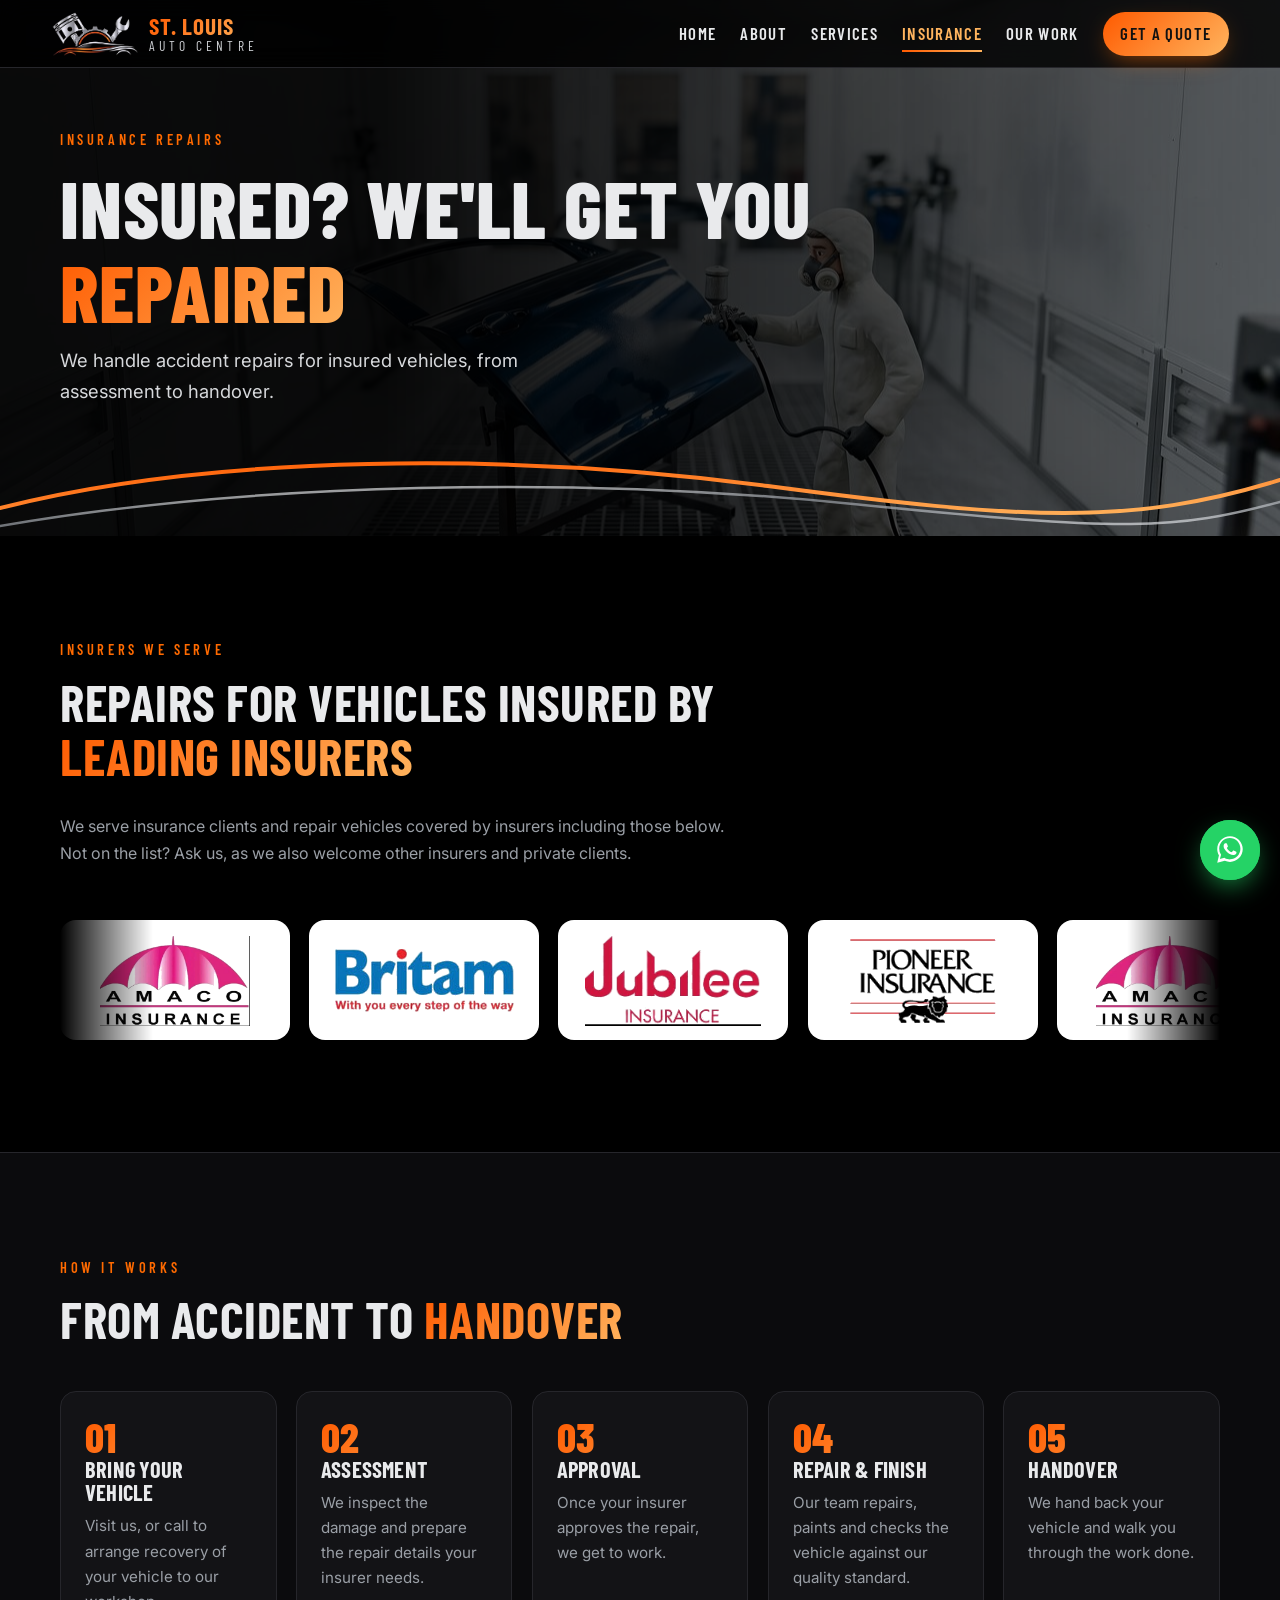
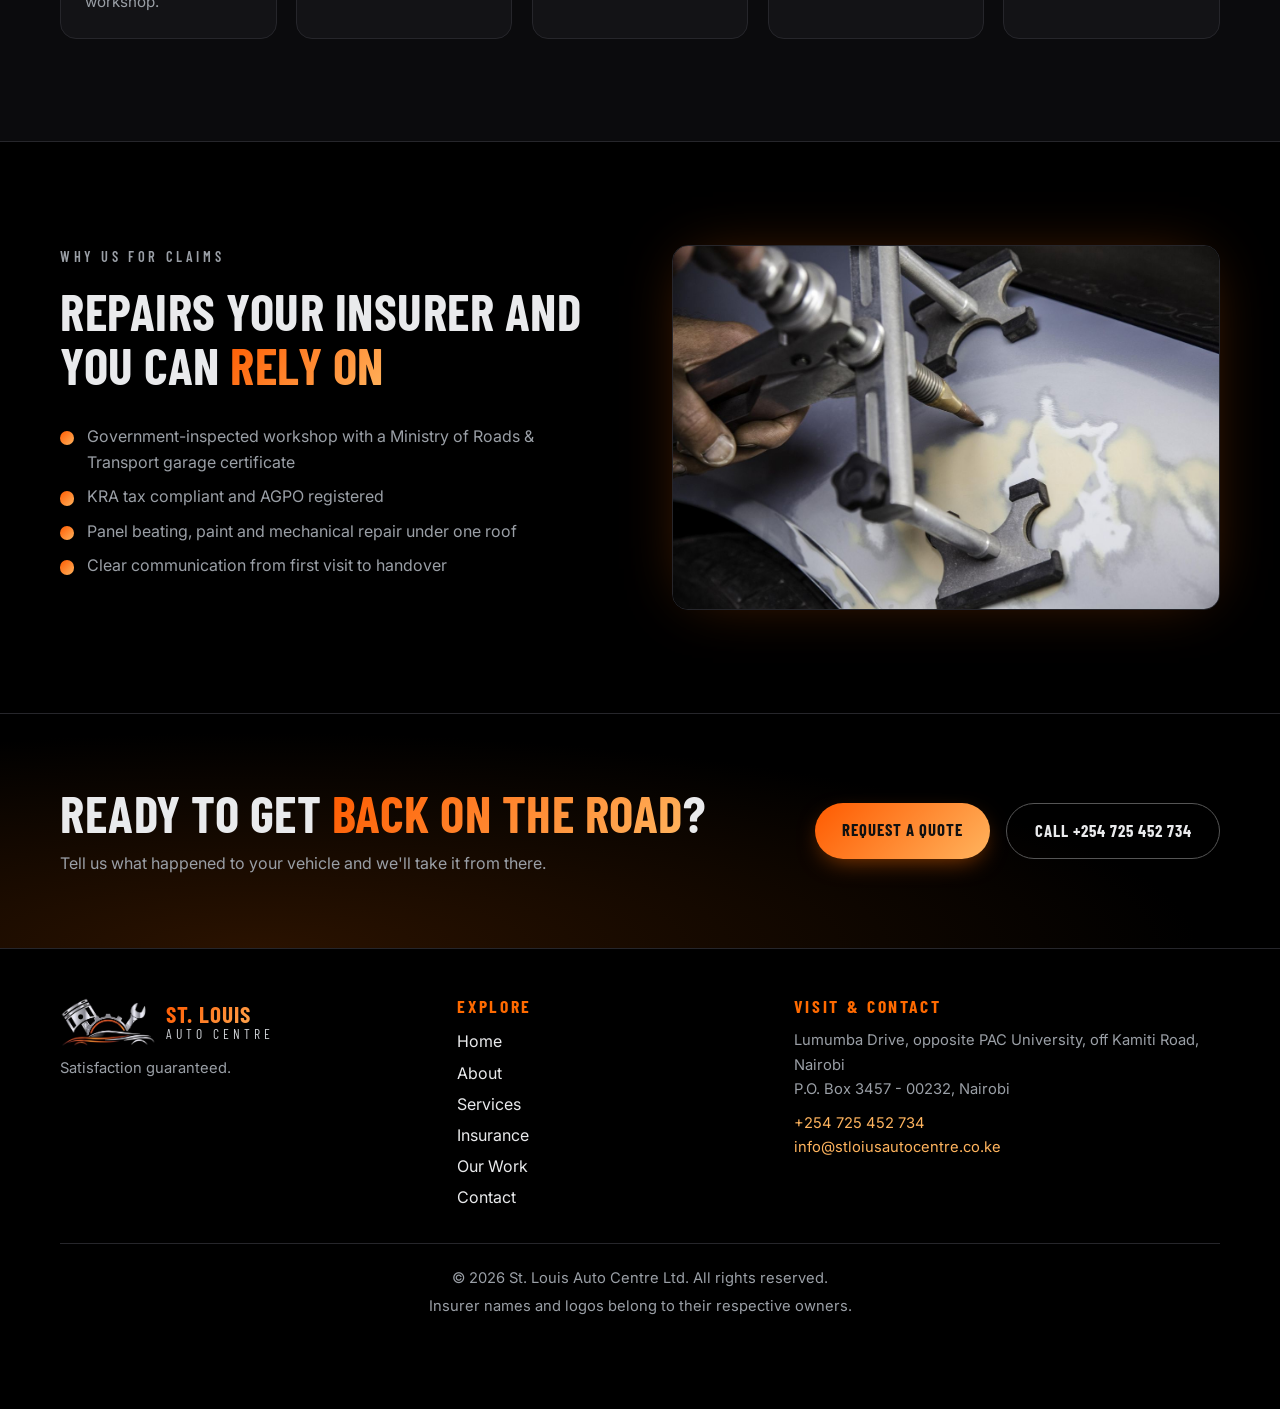
<file: insurance.html>
<!DOCTYPE html>
<html lang="en">
<head>
<meta charset="UTF-8">
<meta name="viewport" content="width=device-width, initial-scale=1">
<title>Insurance Repairs | St. Louis Auto Centre</title>
<meta name="description" content="Accident repairs for insured vehicles. We handle repairs for vehicles covered by leading Kenyan insurers.">
<meta name="theme-color" content="#000000">
<link rel="preconnect" href="https://fonts.googleapis.com">
<link rel="preconnect" href="https://fonts.gstatic.com" crossorigin>
<link href="https://fonts.googleapis.com/css2?family=Barlow+Condensed:wght@500;600;700;800&family=Inter:wght@400;500;600&display=swap" rel="stylesheet">
<link rel="stylesheet" href="styles.css">
<link rel="icon" href="assets/logo.jpg">
</head>
<body>
<svg width="0" height="0" style="position:absolute" aria-hidden="true"><defs>
<linearGradient id="gOrange" x1="0" y1="0" x2="1" y2="1"><stop offset="0" stop-color="#ff5a00"/><stop offset="1" stop-color="#ffb45e"/></linearGradient>
<linearGradient id="gSilver" x1="0" y1="0" x2="1" y2="1"><stop offset="0" stop-color="#fff"/><stop offset=".5" stop-color="#9a9fa6"/><stop offset="1" stop-color="#e8eaed"/></linearGradient>
</defs></svg>
<div class="progress" id="progress"></div>
<header class="nav">
  <a class="brand" href="index.html" aria-label="St. Louis Auto Centre home"><span class="emb" aria-hidden="true"><img class="l base" src="assets/emblem/base.png" alt=""><img class="l arc" src="assets/emblem/arc.png" alt=""><img class="l piston" src="assets/emblem/piston.png" alt=""><img class="l spanner" src="assets/emblem/spanner.png" alt=""><i class="shine"></i></span><span class="brand-text"><b>ST. LOUIS</b><small>AUTO CENTRE</small></span></a>
  <button class="burger" id="burger" aria-label="Toggle menu" aria-expanded="false" aria-controls="menu"><span></span><span></span><span></span></button>
  <nav id="menu" class="menu"><a href="index.html">Home</a><a href="about.html">About</a><a href="services.html">Services</a><a href="insurance.html" class="active" aria-current="page">Insurance</a><a href="work.html">Our Work</a><a href="contact.html" class="btn btn-sm">Get a Quote</a></nav>
</header>
<main>
<section class="page-hero" style="--hero-img:url('assets/img/spray-booth.jpg')">
  <div class="container page-hero-inner">
    <p class="eyebrow anim a1">Insurance repairs</p>
    <h1 class="anim a2">Insured? We'll get you <span class="orange">repaired</span></h1>
    <p class="lead anim a3">We handle accident repairs for insured vehicles, from assessment to handover.</p>
  </div>
  <svg class="swoosh" viewBox="0 0 1200 90" preserveAspectRatio="none" aria-hidden="true">
<path d="M0 62 C 200 8, 480 6, 720 40 S 1060 80, 1200 34" fill="none" stroke="url(#gOrange)" stroke-width="4" stroke-linecap="round" vector-effect="non-scaling-stroke"/>
<path d="M0 80 C 240 36, 540 30, 800 58 S 1100 84, 1200 56" fill="none" stroke="url(#gSilver)" stroke-width="2.5" stroke-linecap="round" opacity=".7" vector-effect="non-scaling-stroke"/>
</svg>
</section>

<section class="section">
  <div class="container">
    <header class="section-head"><p class="eyebrow">Insurers we serve</p><h2>Repairs for vehicles insured by <span class="orange">leading insurers</span></h2>
    <p>We serve insurance clients and repair vehicles covered by insurers including those below. Not on the list? Ask us, as we also welcome other insurers and private clients.</p></header>
    <div class="marquee" aria-label="Insurers we serve"><div class="marquee-track"><div class="marquee-group"><div class="logo-card"><img src="assets/img/amaco.png" alt="Amaco Insurance logo" loading="lazy"></div><div class="logo-card"><img src="assets/img/britam.png" alt="Britam logo" loading="lazy"></div><div class="logo-card"><img src="assets/img/jubilee.png" alt="Jubilee Insurance logo" loading="lazy"></div><div class="logo-card"><img src="assets/img/pioneer.png" alt="Pioneer Insurance logo" loading="lazy"></div><div class="logo-card"><img src="assets/img/amaco.png" alt="Amaco Insurance logo" loading="lazy"></div><div class="logo-card"><img src="assets/img/britam.png" alt="Britam logo" loading="lazy"></div><div class="logo-card"><img src="assets/img/jubilee.png" alt="Jubilee Insurance logo" loading="lazy"></div><div class="logo-card"><img src="assets/img/pioneer.png" alt="Pioneer Insurance logo" loading="lazy"></div></div><div class="marquee-group" aria-hidden="true"><div class="logo-card"><img src="assets/img/amaco.png" alt="Amaco Insurance logo" loading="lazy"></div><div class="logo-card"><img src="assets/img/britam.png" alt="Britam logo" loading="lazy"></div><div class="logo-card"><img src="assets/img/jubilee.png" alt="Jubilee Insurance logo" loading="lazy"></div><div class="logo-card"><img src="assets/img/pioneer.png" alt="Pioneer Insurance logo" loading="lazy"></div><div class="logo-card"><img src="assets/img/amaco.png" alt="Amaco Insurance logo" loading="lazy"></div><div class="logo-card"><img src="assets/img/britam.png" alt="Britam logo" loading="lazy"></div><div class="logo-card"><img src="assets/img/jubilee.png" alt="Jubilee Insurance logo" loading="lazy"></div><div class="logo-card"><img src="assets/img/pioneer.png" alt="Pioneer Insurance logo" loading="lazy"></div></div></div></div>
  </div>
</section>

<section class="section alt">
  <div class="container">
    <header class="section-head"><p class="eyebrow">How it works</p><h2>From accident to <span class="orange">handover</span></h2></header>
    <ol class="steps"><li class="step"><span class="num">01</span><h3>Bring your vehicle</h3><p>Visit us, or call to arrange recovery of your vehicle to our workshop.</p></li><li class="step"><span class="num">02</span><h3>Assessment</h3><p>We inspect the damage and prepare the repair details your insurer needs.</p></li><li class="step"><span class="num">03</span><h3>Approval</h3><p>Once your insurer approves the repair, we get to work.</p></li><li class="step"><span class="num">04</span><h3>Repair &amp; finish</h3><p>Our team repairs, paints and checks the vehicle against our quality standard.</p></li><li class="step"><span class="num">05</span><h3>Handover</h3><p>We hand back your vehicle and walk you through the work done.</p></li></ol>
  </div>
</section>

<section class="section">
  <div class="container split">
    <div><p class="eyebrow">Why us for claims</p><h2>Repairs your insurer and you can <span class="orange">rely on</span></h2>
      <ul class="ticks"><li>Government-inspected workshop with a Ministry of Roads &amp; Transport garage certificate</li><li>KRA tax compliant and AGPO registered</li><li>Panel beating, paint and mechanical repair under one roof</li><li>Clear communication from first visit to handover</li></ul></div>
    <div class="img-frame"><img src="assets/img/accident-panel.jpg" alt="Panel repair in progress" loading="lazy"></div>
  </div>
</section>
<section class="cta-band">
  <div class="container cta-inner">
    <div><h2>Ready to get <span class="orange">back on the road</span>?</h2><p class="muted">Tell us what happened to your vehicle and we'll take it from there.</p></div>
    <div class="cta"><a href="contact.html" class="btn">Request a Quote</a><a href="tel:+254725452734" class="btn btn-ghost">Call +254 725 452 734</a></div>
  </div>
</section>
</main>
<footer class="footer">
  <div class="container foot-grid">
    <div>
      <a class="brand" href="index.html"><span class="emb" aria-hidden="true"><img class="l base" src="assets/emblem/base.png" alt=""><img class="l arc" src="assets/emblem/arc.png" alt=""><img class="l piston" src="assets/emblem/piston.png" alt=""><img class="l spanner" src="assets/emblem/spanner.png" alt=""><i class="shine"></i></span><span class="brand-text"><b>ST. LOUIS</b><small>AUTO CENTRE</small></span></a>
      <p class="muted">Satisfaction guaranteed.</p>
    </div>
    <div><h4>Explore</h4><nav class="foot-links"><a href="index.html">Home</a><a href="about.html">About</a><a href="services.html">Services</a><a href="insurance.html">Insurance</a><a href="work.html">Our Work</a><a href="contact.html">Contact</a></nav></div>
    <div><h4>Visit &amp; contact</h4>
      <p class="muted">Lumumba Drive, opposite PAC University, off Kamiti Road, Nairobi<br>P.O. Box 3457 - 00232, Nairobi</p>
      <p><a href="tel:+254725452734">+254 725 452 734</a><br><a href="mailto:info@stloiusautocentre.co.ke">info@stloiusautocentre.co.ke</a></p>
    </div>
  </div>
  <div class="container copy">
    <p>© <span id="year"></span> St. Louis Auto Centre Ltd. All rights reserved.</p>
    <p class="tiny">Insurer names and logos belong to their respective owners.</p>
  </div>
</footer>
<a class="wa-fab" href="https://wa.me/254725452734" target="_blank" rel="noopener" aria-label="Chat on WhatsApp"><svg viewBox="0 0 32 32" aria-hidden="true"><path fill="#fff" d="M16.04 3C9.4 3 4 8.4 4 15.03c0 2.12.55 4.19 1.6 6.01L4 28l7.12-1.87a12.03 12.03 0 0 0 4.92 1.05C22.67 27.18 28 21.78 28 15.15 28 8.5 22.67 3 16.04 3Zm0 21.96c-1.76 0-3.48-.47-4.99-1.37l-.36-.21-4.22 1.1 1.13-4.1-.23-.38a9.9 9.9 0 0 1-1.52-5.27c0-5.48 4.47-9.94 9.97-9.94 5.5 0 9.96 4.46 9.96 9.94 0 5.49-4.47 9.93-9.74 9.93Zm5.46-7.42c-.3-.15-1.77-.87-2.04-.97-.27-.1-.47-.15-.67.15-.2.3-.77.97-.94 1.17-.17.2-.35.22-.65.07-.3-.15-1.26-.46-2.4-1.48-.89-.79-1.49-1.77-1.66-2.07-.17-.3-.02-.46.13-.61.14-.13.3-.35.45-.52.15-.17.2-.3.3-.5.1-.2.05-.37-.02-.52-.08-.15-.67-1.62-.92-2.22-.24-.58-.49-.5-.67-.51h-.57c-.2 0-.52.07-.8.37-.27.3-1.04 1.02-1.04 2.48 0 1.46 1.07 2.88 1.22 3.08.15.2 2.1 3.2 5.08 4.49.71.31 1.26.49 1.7.63.71.23 1.36.2 1.87.12.57-.08 1.77-.72 2.02-1.42.25-.7.25-1.3.17-1.42-.07-.12-.27-.2-.57-.35Z"/></svg></a>
<script src="script.js"></script>
</body>
</html>
</file>
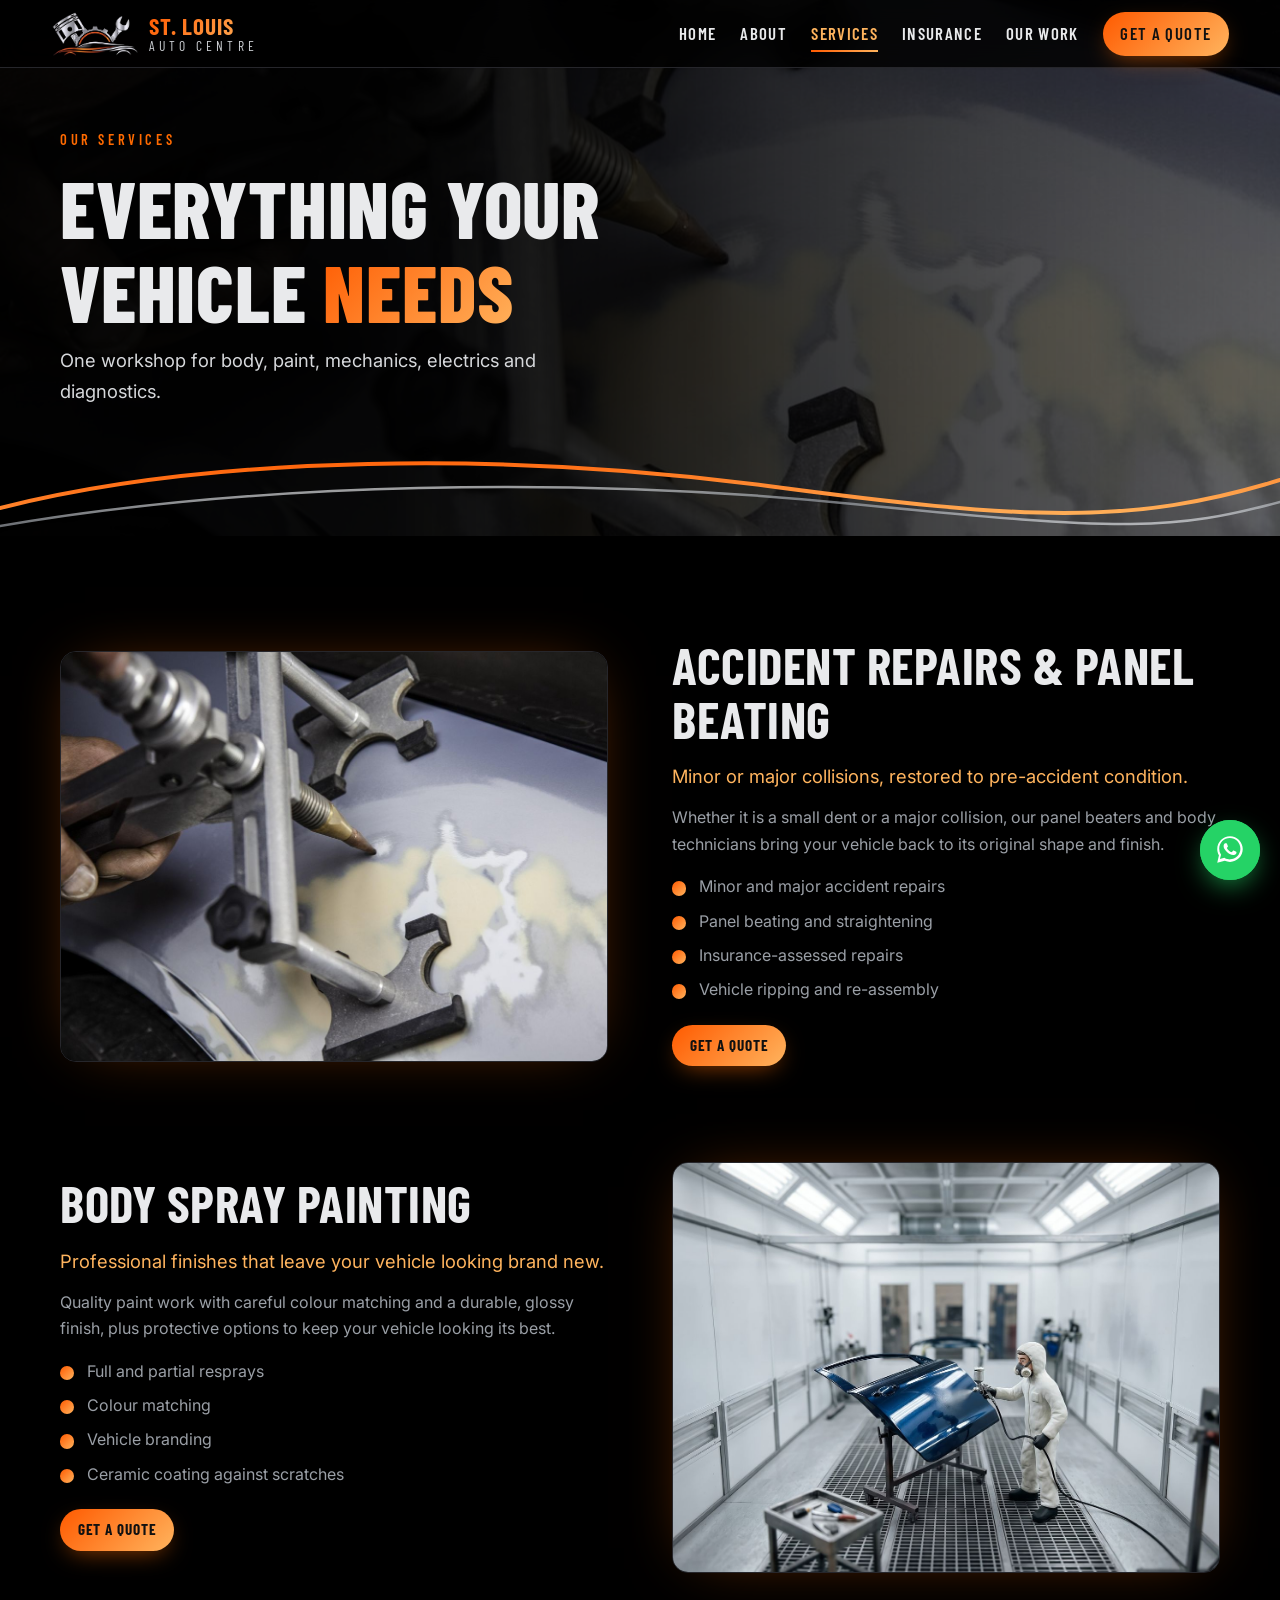
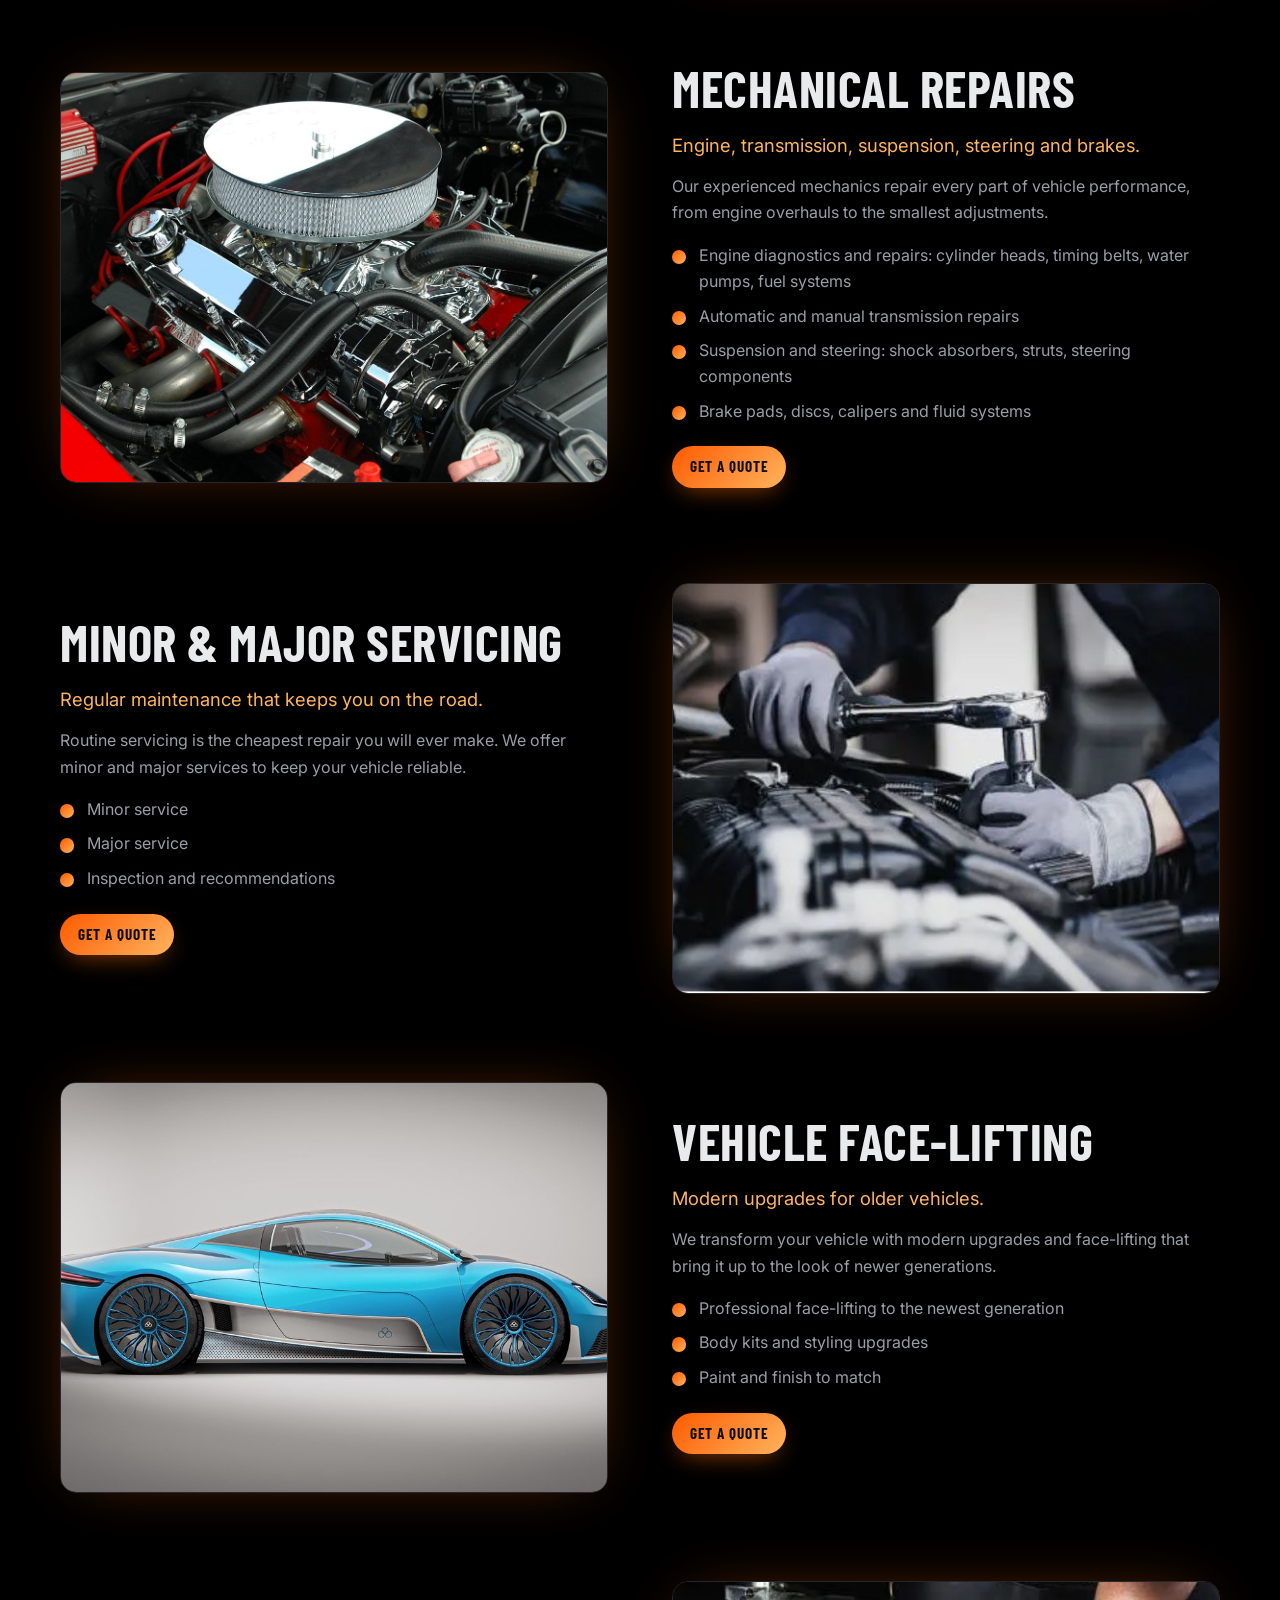
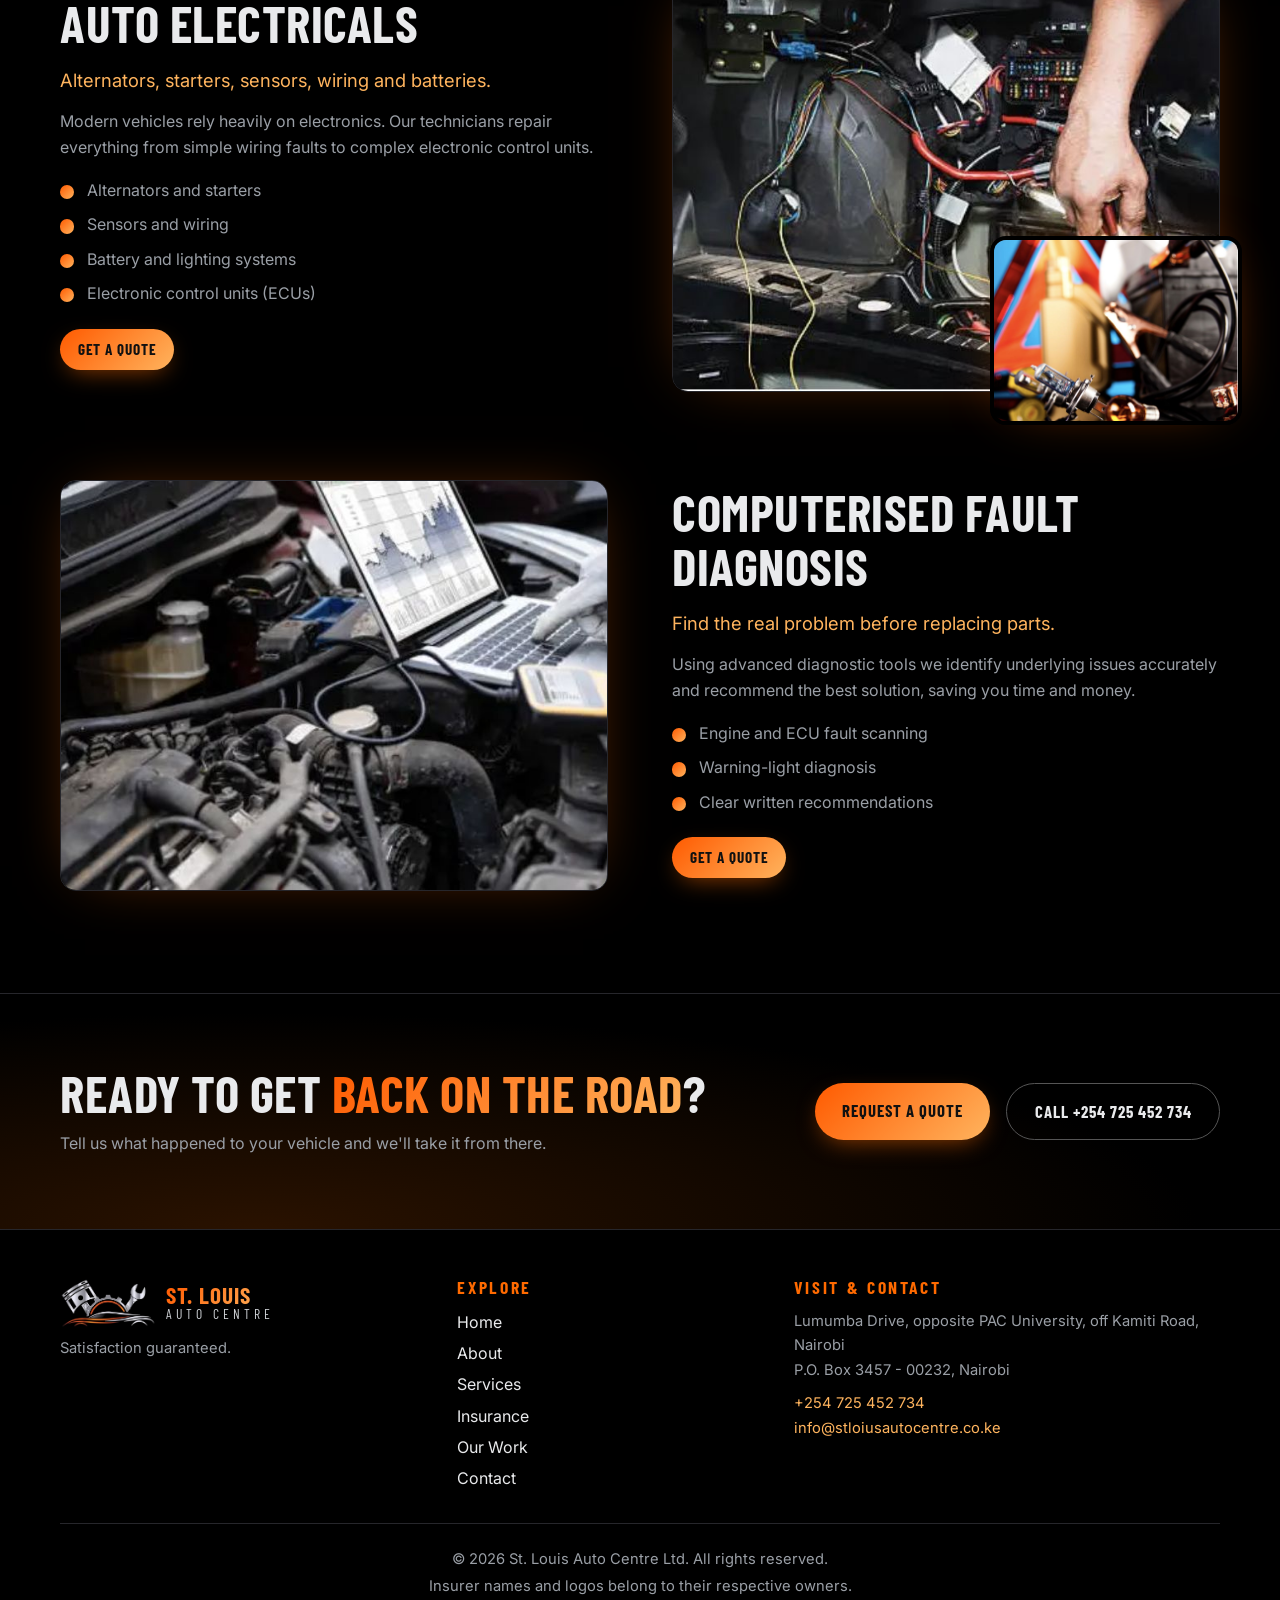
<file: services.html>
<!DOCTYPE html>
<html lang="en">
<head>
<meta charset="UTF-8">
<meta name="viewport" content="width=device-width, initial-scale=1">
<title>Our Services | St. Louis Auto Centre</title>
<meta name="description" content="Accident repairs, spray painting, mechanical repairs, servicing, face-lifting, auto electricals and computerised diagnosis in Nairobi.">
<meta name="theme-color" content="#000000">
<link rel="preconnect" href="https://fonts.googleapis.com">
<link rel="preconnect" href="https://fonts.gstatic.com" crossorigin>
<link href="https://fonts.googleapis.com/css2?family=Barlow+Condensed:wght@500;600;700;800&family=Inter:wght@400;500;600&display=swap" rel="stylesheet">
<link rel="stylesheet" href="styles.css">
<link rel="icon" href="assets/logo.jpg">
</head>
<body>
<svg width="0" height="0" style="position:absolute" aria-hidden="true"><defs>
<linearGradient id="gOrange" x1="0" y1="0" x2="1" y2="1"><stop offset="0" stop-color="#ff5a00"/><stop offset="1" stop-color="#ffb45e"/></linearGradient>
<linearGradient id="gSilver" x1="0" y1="0" x2="1" y2="1"><stop offset="0" stop-color="#fff"/><stop offset=".5" stop-color="#9a9fa6"/><stop offset="1" stop-color="#e8eaed"/></linearGradient>
</defs></svg>
<div class="progress" id="progress"></div>
<header class="nav">
  <a class="brand" href="index.html" aria-label="St. Louis Auto Centre home"><span class="emb" aria-hidden="true"><img class="l base" src="assets/emblem/base.png" alt=""><img class="l arc" src="assets/emblem/arc.png" alt=""><img class="l piston" src="assets/emblem/piston.png" alt=""><img class="l spanner" src="assets/emblem/spanner.png" alt=""><i class="shine"></i></span><span class="brand-text"><b>ST. LOUIS</b><small>AUTO CENTRE</small></span></a>
  <button class="burger" id="burger" aria-label="Toggle menu" aria-expanded="false" aria-controls="menu"><span></span><span></span><span></span></button>
  <nav id="menu" class="menu"><a href="index.html">Home</a><a href="about.html">About</a><a href="services.html" class="active" aria-current="page">Services</a><a href="insurance.html">Insurance</a><a href="work.html">Our Work</a><a href="contact.html" class="btn btn-sm">Get a Quote</a></nav>
</header>
<main>
<section class="page-hero" style="--hero-img:url('assets/img/accident-panel.jpg')">
  <div class="container page-hero-inner">
    <p class="eyebrow anim a1">Our services</p>
    <h1 class="anim a2">Everything your vehicle <span class="orange">needs</span></h1>
    <p class="lead anim a3">One workshop for body, paint, mechanics, electrics and diagnostics.</p>
  </div>
  <svg class="swoosh" viewBox="0 0 1200 90" preserveAspectRatio="none" aria-hidden="true">
<path d="M0 62 C 200 8, 480 6, 720 40 S 1060 80, 1200 34" fill="none" stroke="url(#gOrange)" stroke-width="4" stroke-linecap="round" vector-effect="non-scaling-stroke"/>
<path d="M0 80 C 240 36, 540 30, 800 58 S 1100 84, 1200 56" fill="none" stroke="url(#gSilver)" stroke-width="2.5" stroke-linecap="round" opacity=".7" vector-effect="non-scaling-stroke"/>
</svg>
</section>

<section class="section"><div class="container svc-list">
<article class="svc-row" id="accident-panel">
  <div class="svc-media"><img src="assets/img/accident-panel.jpg" alt="Accident Repairs &amp; Panel Beating" loading="lazy"></div>
  <div class="svc-body"><h2>Accident Repairs &amp; Panel Beating</h2><p class="lead">Minor or major collisions, restored to pre-accident condition.</p><p>Whether it is a small dent or a major collision, our panel beaters and body technicians bring your vehicle back to its original shape and finish.</p><ul class="ticks"><li>Minor and major accident repairs</li><li>Panel beating and straightening</li><li>Insurance-assessed repairs</li><li>Vehicle ripping and re-assembly</li></ul><a href="contact.html" class="btn btn-sm">Get a quote</a></div>
</article>
<article class="svc-row" id="spray-booth">
  <div class="svc-media"><img src="assets/img/spray-booth.jpg" alt="Body Spray Painting" loading="lazy"></div>
  <div class="svc-body"><h2>Body Spray Painting</h2><p class="lead">Professional finishes that leave your vehicle looking brand new.</p><p>Quality paint work with careful colour matching and a durable, glossy finish, plus protective options to keep your vehicle looking its best.</p><ul class="ticks"><li>Full and partial resprays</li><li>Colour matching</li><li>Vehicle branding</li><li>Ceramic coating against scratches</li></ul><a href="contact.html" class="btn btn-sm">Get a quote</a></div>
</article>
<article class="svc-row" id="engine">
  <div class="svc-media"><img src="assets/img/engine.jpg" alt="Mechanical Repairs" loading="lazy"></div>
  <div class="svc-body"><h2>Mechanical Repairs</h2><p class="lead">Engine, transmission, suspension, steering and brakes.</p><p>Our experienced mechanics repair every part of vehicle performance, from engine overhauls to the smallest adjustments.</p><ul class="ticks"><li>Engine diagnostics and repairs: cylinder heads, timing belts, water pumps, fuel systems</li><li>Automatic and manual transmission repairs</li><li>Suspension and steering: shock absorbers, struts, steering components</li><li>Brake pads, discs, calipers and fluid systems</li></ul><a href="contact.html" class="btn btn-sm">Get a quote</a></div>
</article>
<article class="svc-row" id="servicing">
  <div class="svc-media"><img src="assets/img/servicing.jpg" alt="Minor &amp; Major Servicing" loading="lazy"></div>
  <div class="svc-body"><h2>Minor &amp; Major Servicing</h2><p class="lead">Regular maintenance that keeps you on the road.</p><p>Routine servicing is the cheapest repair you will ever make. We offer minor and major services to keep your vehicle reliable.</p><ul class="ticks"><li>Minor service</li><li>Major service</li><li>Inspection and recommendations</li></ul><a href="contact.html" class="btn btn-sm">Get a quote</a></div>
</article>
<article class="svc-row" id="facelift">
  <div class="svc-media"><img src="assets/img/facelift.jpg" alt="Vehicle Face-lifting" loading="lazy"></div>
  <div class="svc-body"><h2>Vehicle Face-lifting</h2><p class="lead">Modern upgrades for older vehicles.</p><p>We transform your vehicle with modern upgrades and face-lifting that bring it up to the look of newer generations.</p><ul class="ticks"><li>Professional face-lifting to the newest generation</li><li>Body kits and styling upgrades</li><li>Paint and finish to match</li></ul><a href="contact.html" class="btn btn-sm">Get a quote</a></div>
</article>
<article class="svc-row" id="electrical-wiring">
  <div class="svc-media"><img src="assets/img/electrical-wiring.jpg" alt="Auto Electricals" loading="lazy"><img class="second" src="assets/img/electrical-accessories.jpg" alt="Car batteries, jump leads and bulbs" loading="lazy"></div>
  <div class="svc-body"><h2>Auto Electricals</h2><p class="lead">Alternators, starters, sensors, wiring and batteries.</p><p>Modern vehicles rely heavily on electronics. Our technicians repair everything from simple wiring faults to complex electronic control units.</p><ul class="ticks"><li>Alternators and starters</li><li>Sensors and wiring</li><li>Battery and lighting systems</li><li>Electronic control units (ECUs)</li></ul><a href="contact.html" class="btn btn-sm">Get a quote</a></div>
</article>
<article class="svc-row" id="diagnostics">
  <div class="svc-media"><img src="assets/img/diagnostics.jpg" alt="Computerised Fault Diagnosis" loading="lazy"></div>
  <div class="svc-body"><h2>Computerised Fault Diagnosis</h2><p class="lead">Find the real problem before replacing parts.</p><p>Using advanced diagnostic tools we identify underlying issues accurately and recommend the best solution, saving you time and money.</p><ul class="ticks"><li>Engine and ECU fault scanning</li><li>Warning-light diagnosis</li><li>Clear written recommendations</li></ul><a href="contact.html" class="btn btn-sm">Get a quote</a></div>
</article>

</div></section>
<section class="cta-band">
  <div class="container cta-inner">
    <div><h2>Ready to get <span class="orange">back on the road</span>?</h2><p class="muted">Tell us what happened to your vehicle and we'll take it from there.</p></div>
    <div class="cta"><a href="contact.html" class="btn">Request a Quote</a><a href="tel:+254725452734" class="btn btn-ghost">Call +254 725 452 734</a></div>
  </div>
</section>
</main>
<footer class="footer">
  <div class="container foot-grid">
    <div>
      <a class="brand" href="index.html"><span class="emb" aria-hidden="true"><img class="l base" src="assets/emblem/base.png" alt=""><img class="l arc" src="assets/emblem/arc.png" alt=""><img class="l piston" src="assets/emblem/piston.png" alt=""><img class="l spanner" src="assets/emblem/spanner.png" alt=""><i class="shine"></i></span><span class="brand-text"><b>ST. LOUIS</b><small>AUTO CENTRE</small></span></a>
      <p class="muted">Satisfaction guaranteed.</p>
    </div>
    <div><h4>Explore</h4><nav class="foot-links"><a href="index.html">Home</a><a href="about.html">About</a><a href="services.html">Services</a><a href="insurance.html">Insurance</a><a href="work.html">Our Work</a><a href="contact.html">Contact</a></nav></div>
    <div><h4>Visit &amp; contact</h4>
      <p class="muted">Lumumba Drive, opposite PAC University, off Kamiti Road, Nairobi<br>P.O. Box 3457 - 00232, Nairobi</p>
      <p><a href="tel:+254725452734">+254 725 452 734</a><br><a href="mailto:info@stloiusautocentre.co.ke">info@stloiusautocentre.co.ke</a></p>
    </div>
  </div>
  <div class="container copy">
    <p>© <span id="year"></span> St. Louis Auto Centre Ltd. All rights reserved.</p>
    <p class="tiny">Insurer names and logos belong to their respective owners.</p>
  </div>
</footer>
<a class="wa-fab" href="https://wa.me/254725452734" target="_blank" rel="noopener" aria-label="Chat on WhatsApp"><svg viewBox="0 0 32 32" aria-hidden="true"><path fill="#fff" d="M16.04 3C9.4 3 4 8.4 4 15.03c0 2.12.55 4.19 1.6 6.01L4 28l7.12-1.87a12.03 12.03 0 0 0 4.92 1.05C22.67 27.18 28 21.78 28 15.15 28 8.5 22.67 3 16.04 3Zm0 21.96c-1.76 0-3.48-.47-4.99-1.37l-.36-.21-4.22 1.1 1.13-4.1-.23-.38a9.9 9.9 0 0 1-1.52-5.27c0-5.48 4.47-9.94 9.97-9.94 5.5 0 9.96 4.46 9.96 9.94 0 5.49-4.47 9.93-9.74 9.93Zm5.46-7.42c-.3-.15-1.77-.87-2.04-.97-.27-.1-.47-.15-.67.15-.2.3-.77.97-.94 1.17-.17.2-.35.22-.65.07-.3-.15-1.26-.46-2.4-1.48-.89-.79-1.49-1.77-1.66-2.07-.17-.3-.02-.46.13-.61.14-.13.3-.35.45-.52.15-.17.2-.3.3-.5.1-.2.05-.37-.02-.52-.08-.15-.67-1.62-.92-2.22-.24-.58-.49-.5-.67-.51h-.57c-.2 0-.52.07-.8.37-.27.3-1.04 1.02-1.04 2.48 0 1.46 1.07 2.88 1.22 3.08.15.2 2.1 3.2 5.08 4.49.71.31 1.26.49 1.7.63.71.23 1.36.2 1.87.12.57-.08 1.77-.72 2.02-1.42.25-.7.25-1.3.17-1.42-.07-.12-.27-.2-.57-.35Z"/></svg></a>
<script src="script.js"></script>
</body>
</html>
</file>
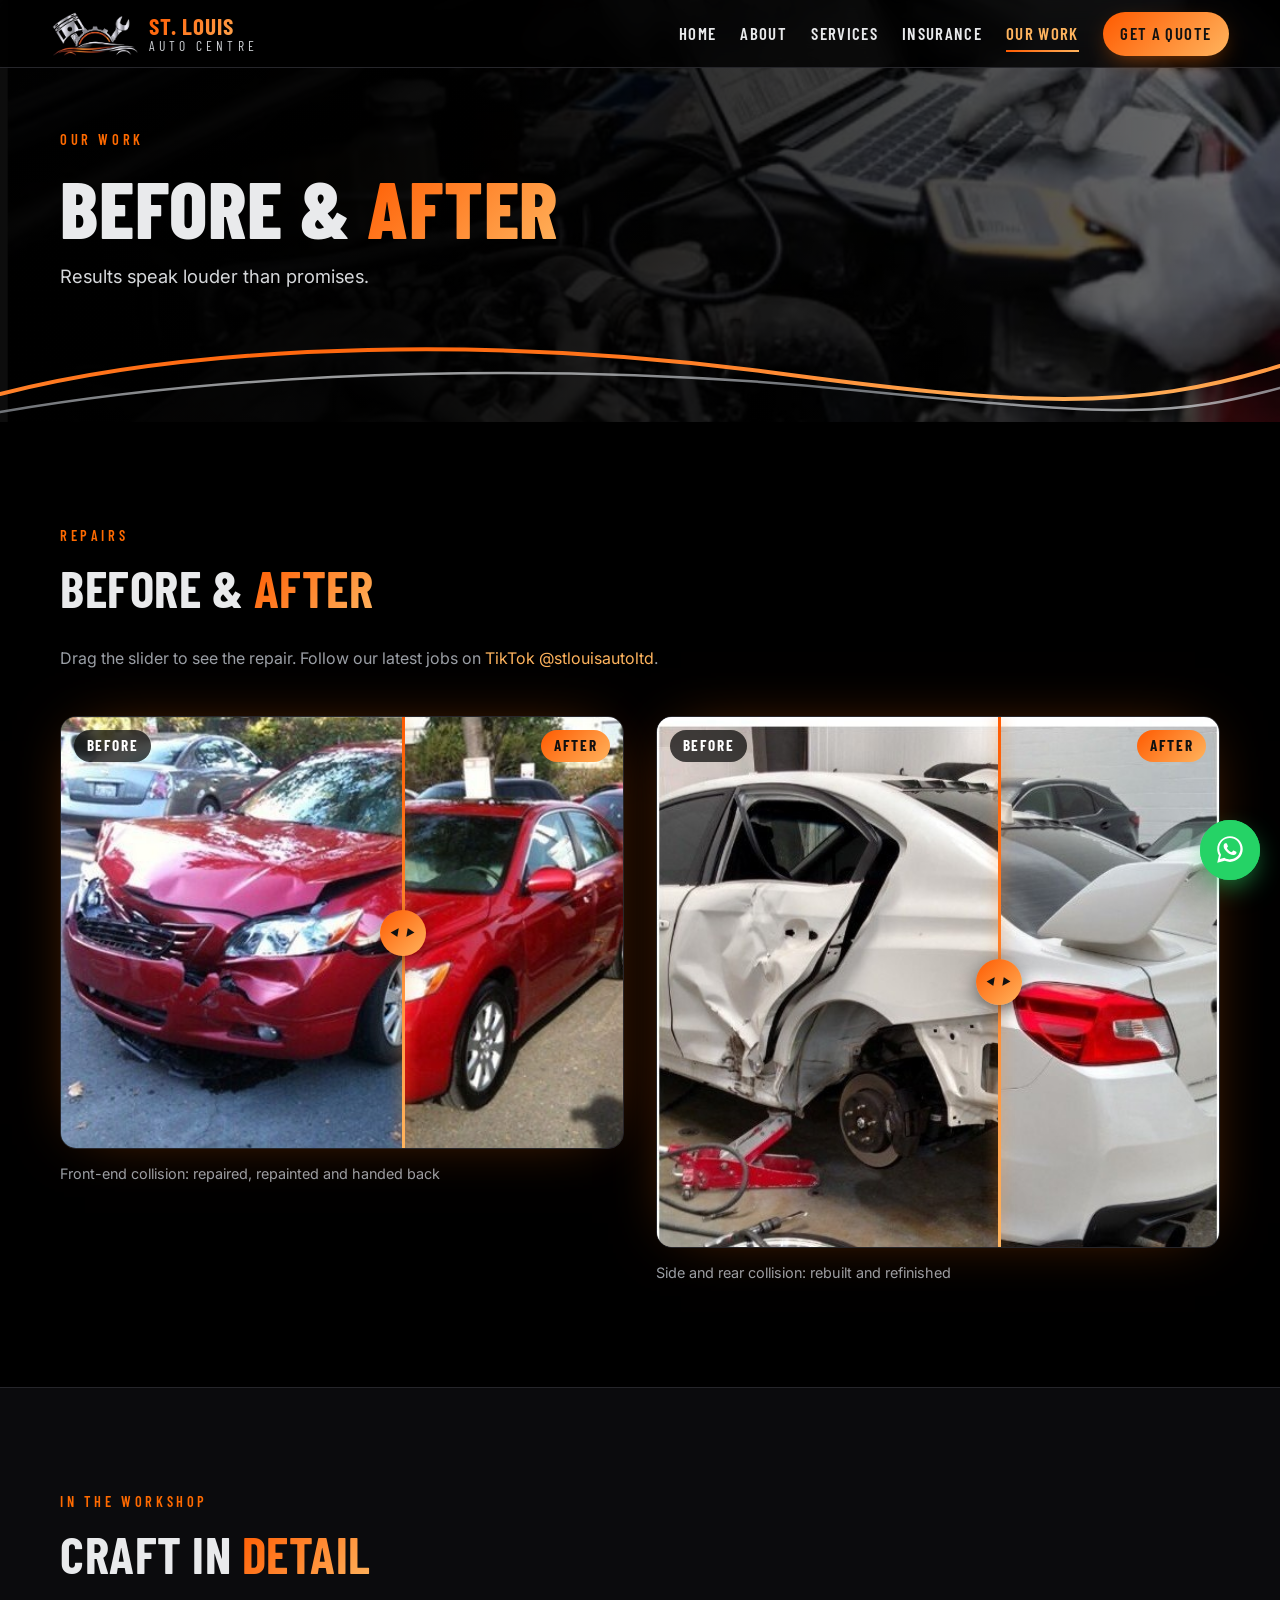
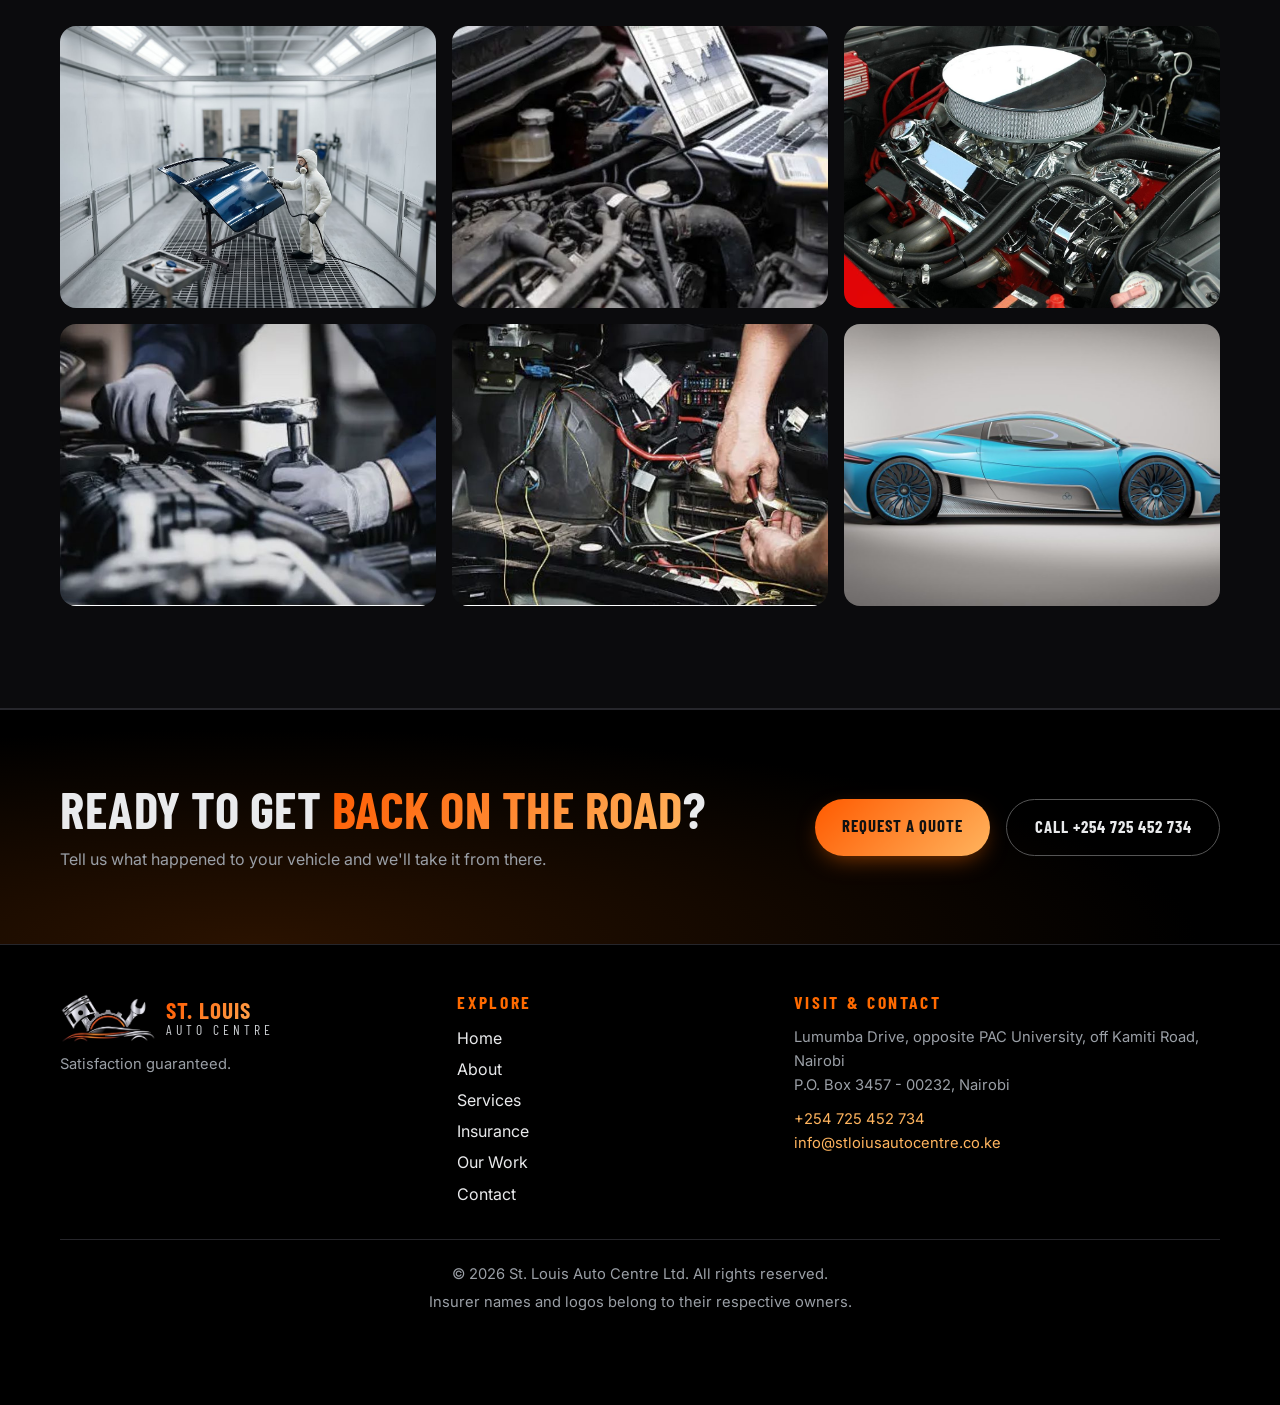
<file: work.html>
<!DOCTYPE html>
<html lang="en">
<head>
<meta charset="UTF-8">
<meta name="viewport" content="width=device-width, initial-scale=1">
<title>Our Work | St. Louis Auto Centre</title>
<meta name="description" content="Before and after repairs by St. Louis Auto Centre, Nairobi.">
<meta name="theme-color" content="#000000">
<link rel="preconnect" href="https://fonts.googleapis.com">
<link rel="preconnect" href="https://fonts.gstatic.com" crossorigin>
<link href="https://fonts.googleapis.com/css2?family=Barlow+Condensed:wght@500;600;700;800&family=Inter:wght@400;500;600&display=swap" rel="stylesheet">
<link rel="stylesheet" href="styles.css">
<link rel="icon" href="assets/logo.jpg">
</head>
<body>
<svg width="0" height="0" style="position:absolute" aria-hidden="true"><defs>
<linearGradient id="gOrange" x1="0" y1="0" x2="1" y2="1"><stop offset="0" stop-color="#ff5a00"/><stop offset="1" stop-color="#ffb45e"/></linearGradient>
<linearGradient id="gSilver" x1="0" y1="0" x2="1" y2="1"><stop offset="0" stop-color="#fff"/><stop offset=".5" stop-color="#9a9fa6"/><stop offset="1" stop-color="#e8eaed"/></linearGradient>
</defs></svg>
<div class="progress" id="progress"></div>
<header class="nav">
  <a class="brand" href="index.html" aria-label="St. Louis Auto Centre home"><span class="emb" aria-hidden="true"><img class="l base" src="assets/emblem/base.png" alt=""><img class="l arc" src="assets/emblem/arc.png" alt=""><img class="l piston" src="assets/emblem/piston.png" alt=""><img class="l spanner" src="assets/emblem/spanner.png" alt=""><i class="shine"></i></span><span class="brand-text"><b>ST. LOUIS</b><small>AUTO CENTRE</small></span></a>
  <button class="burger" id="burger" aria-label="Toggle menu" aria-expanded="false" aria-controls="menu"><span></span><span></span><span></span></button>
  <nav id="menu" class="menu"><a href="index.html">Home</a><a href="about.html">About</a><a href="services.html">Services</a><a href="insurance.html">Insurance</a><a href="work.html" class="active" aria-current="page">Our Work</a><a href="contact.html" class="btn btn-sm">Get a Quote</a></nav>
</header>
<main>
<section class="page-hero" style="--hero-img:url('assets/img/diagnostics.jpg')">
  <div class="container page-hero-inner">
    <p class="eyebrow anim a1">Our work</p>
    <h1 class="anim a2">Before &amp; <span class="orange">after</span></h1>
    <p class="lead anim a3">Results speak louder than promises.</p>
  </div>
  <svg class="swoosh" viewBox="0 0 1200 90" preserveAspectRatio="none" aria-hidden="true">
<path d="M0 62 C 200 8, 480 6, 720 40 S 1060 80, 1200 34" fill="none" stroke="url(#gOrange)" stroke-width="4" stroke-linecap="round" vector-effect="non-scaling-stroke"/>
<path d="M0 80 C 240 36, 540 30, 800 58 S 1100 84, 1200 56" fill="none" stroke="url(#gSilver)" stroke-width="2.5" stroke-linecap="round" opacity=".7" vector-effect="non-scaling-stroke"/>
</svg>
</section>

<section class="section">
  <div class="container">
    <header class="section-head"><p class="eyebrow">Repairs</p><h2>Before &amp; <span class="orange">After</span></h2>
    <p>Drag the slider to see the repair. Follow our latest jobs on <a href="https://www.tiktok.com/@stlouisautoltd" target="_blank" rel="noopener">TikTok @stlouisautoltd</a>.</p></header>
    <div class="grid ba-grid"><figure class="ba-card"><div class="ba" style="--ratio:500/384">
  <img class="ba-after" src="assets/img/camry-after.jpg" alt="After: red sedan front-end collision repair" loading="lazy">
  <img class="ba-before" src="assets/img/camry-before.jpg" alt="Before: red sedan front-end collision repair" loading="lazy">
  <span class="ba-tag t-before">Before</span><span class="ba-tag t-after">After</span>
  <span class="ba-handle" aria-hidden="true"><i></i></span>
  <input class="ba-range" type="range" min="0" max="100" value="50" aria-label="Drag to compare before and after: red sedan front-end collision repair">
</div><figcaption>Front-end collision: repaired, repainted and handed back</figcaption></figure><figure class="ba-card"><div class="ba" style="--ratio:525/495">
  <img class="ba-after" src="assets/img/subaru-after.jpg" alt="After: white sports sedan collision repair" loading="lazy">
  <img class="ba-before" src="assets/img/subaru-before.jpg" alt="Before: white sports sedan collision repair" loading="lazy">
  <span class="ba-tag t-before">Before</span><span class="ba-tag t-after">After</span>
  <span class="ba-handle" aria-hidden="true"><i></i></span>
  <input class="ba-range" type="range" min="0" max="100" value="50" aria-label="Drag to compare before and after: white sports sedan collision repair">
</div><figcaption>Side and rear collision: rebuilt and refinished</figcaption></figure></div>
  </div>
</section>
<section class="section alt">
  <div class="container">
    <header class="section-head"><p class="eyebrow">In the workshop</p><h2>Craft in <span class="orange">detail</span></h2></header>
    <div class="mosaic"><img src="assets/img/spray-booth.jpg" alt="Spray booth" loading="lazy"><img src="assets/img/diagnostics.jpg" alt="Diagnostics" loading="lazy"><img src="assets/img/engine.jpg" alt="Engine work" loading="lazy"><img src="assets/img/servicing.jpg" alt="Servicing" loading="lazy"><img src="assets/img/electrical-wiring.jpg" alt="Electrical repairs" loading="lazy"><img src="assets/img/facelift.jpg" alt="Face-lifting" loading="lazy"></div>
  </div>
</section>
<section class="cta-band">
  <div class="container cta-inner">
    <div><h2>Ready to get <span class="orange">back on the road</span>?</h2><p class="muted">Tell us what happened to your vehicle and we'll take it from there.</p></div>
    <div class="cta"><a href="contact.html" class="btn">Request a Quote</a><a href="tel:+254725452734" class="btn btn-ghost">Call +254 725 452 734</a></div>
  </div>
</section>
</main>
<footer class="footer">
  <div class="container foot-grid">
    <div>
      <a class="brand" href="index.html"><span class="emb" aria-hidden="true"><img class="l base" src="assets/emblem/base.png" alt=""><img class="l arc" src="assets/emblem/arc.png" alt=""><img class="l piston" src="assets/emblem/piston.png" alt=""><img class="l spanner" src="assets/emblem/spanner.png" alt=""><i class="shine"></i></span><span class="brand-text"><b>ST. LOUIS</b><small>AUTO CENTRE</small></span></a>
      <p class="muted">Satisfaction guaranteed.</p>
    </div>
    <div><h4>Explore</h4><nav class="foot-links"><a href="index.html">Home</a><a href="about.html">About</a><a href="services.html">Services</a><a href="insurance.html">Insurance</a><a href="work.html">Our Work</a><a href="contact.html">Contact</a></nav></div>
    <div><h4>Visit &amp; contact</h4>
      <p class="muted">Lumumba Drive, opposite PAC University, off Kamiti Road, Nairobi<br>P.O. Box 3457 - 00232, Nairobi</p>
      <p><a href="tel:+254725452734">+254 725 452 734</a><br><a href="mailto:info@stloiusautocentre.co.ke">info@stloiusautocentre.co.ke</a></p>
    </div>
  </div>
  <div class="container copy">
    <p>© <span id="year"></span> St. Louis Auto Centre Ltd. All rights reserved.</p>
    <p class="tiny">Insurer names and logos belong to their respective owners.</p>
  </div>
</footer>
<a class="wa-fab" href="https://wa.me/254725452734" target="_blank" rel="noopener" aria-label="Chat on WhatsApp"><svg viewBox="0 0 32 32" aria-hidden="true"><path fill="#fff" d="M16.04 3C9.4 3 4 8.4 4 15.03c0 2.12.55 4.19 1.6 6.01L4 28l7.12-1.87a12.03 12.03 0 0 0 4.92 1.05C22.67 27.18 28 21.78 28 15.15 28 8.5 22.67 3 16.04 3Zm0 21.96c-1.76 0-3.48-.47-4.99-1.37l-.36-.21-4.22 1.1 1.13-4.1-.23-.38a9.9 9.9 0 0 1-1.52-5.27c0-5.48 4.47-9.94 9.97-9.94 5.5 0 9.96 4.46 9.96 9.94 0 5.49-4.47 9.93-9.74 9.93Zm5.46-7.42c-.3-.15-1.77-.87-2.04-.97-.27-.1-.47-.15-.67.15-.2.3-.77.97-.94 1.17-.17.2-.35.22-.65.07-.3-.15-1.26-.46-2.4-1.48-.89-.79-1.49-1.77-1.66-2.07-.17-.3-.02-.46.13-.61.14-.13.3-.35.45-.52.15-.17.2-.3.3-.5.1-.2.05-.37-.02-.52-.08-.15-.67-1.62-.92-2.22-.24-.58-.49-.5-.67-.51h-.57c-.2 0-.52.07-.8.37-.27.3-1.04 1.02-1.04 2.48 0 1.46 1.07 2.88 1.22 3.08.15.2 2.1 3.2 5.08 4.49.71.31 1.26.49 1.7.63.71.23 1.36.2 1.87.12.57-.08 1.77-.72 2.02-1.42.25-.7.25-1.3.17-1.42-.07-.12-.27-.2-.57-.35Z"/></svg></a>
<script src="script.js"></script>
</body>
</html>
</file>
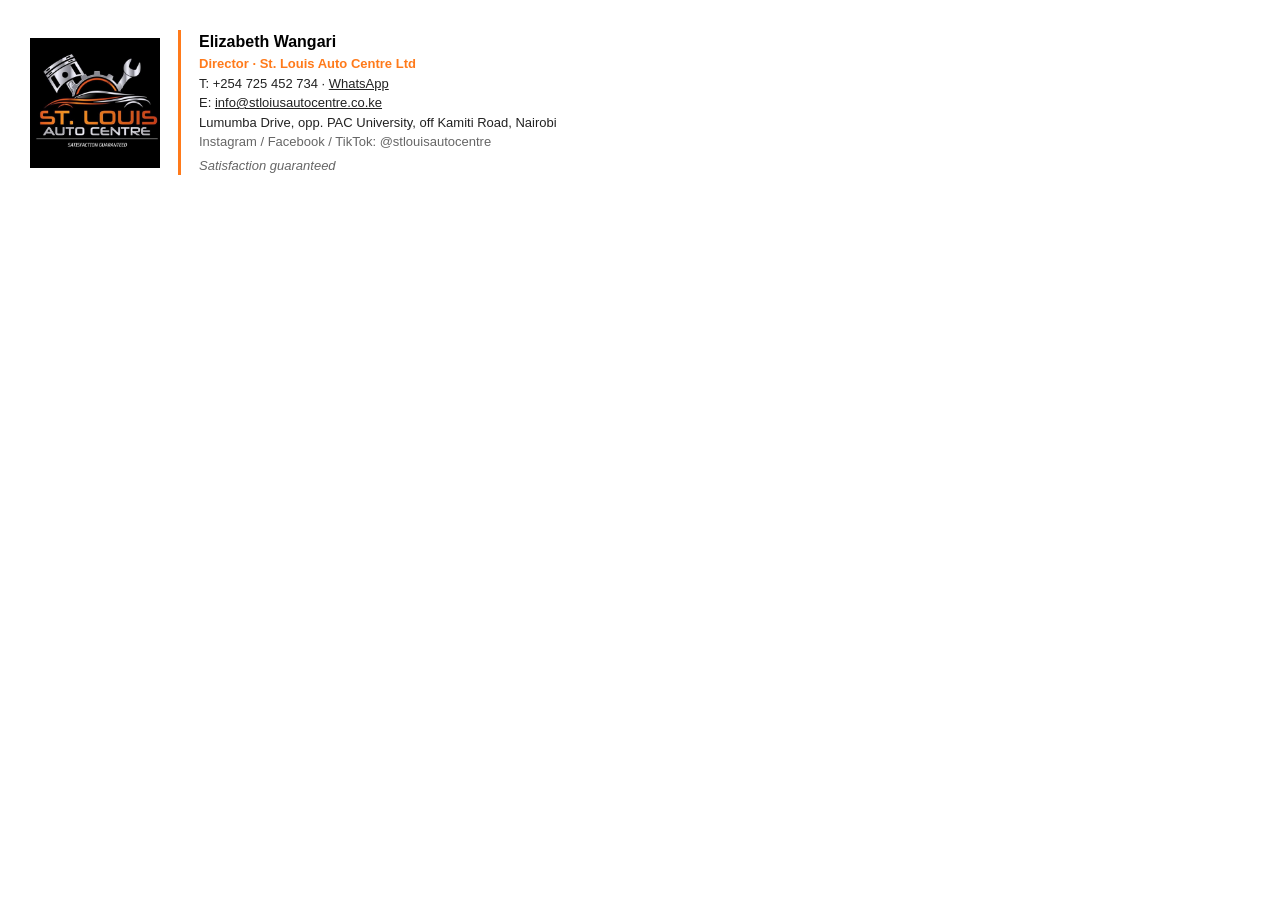
<file: assets/kit/07-email-signature/signature.html>
<!doctype html><meta charset=utf-8><body style="margin:30px"><table cellpadding="0" cellspacing="0" style="font-family:Arial,Helvetica,sans-serif;color:#222;border-collapse:collapse">
<tr><td style="padding-right:18px;border-right:3px solid #ff7a1a"><img src="logo-email.png" width="130" alt="St. Louis Auto Centre" style="display:block;background:#000"></td>
<td style="padding-left:18px;line-height:1.5;font-size:13px">
<div style="font-size:16px;font-weight:bold;color:#000">Elizabeth Wangari</div>
<div style="color:#ff7a1a;font-weight:bold">Director · St. Louis Auto Centre Ltd</div>
<div>T: <a href="tel:+254725452734" style="color:#222;text-decoration:none">+254 725 452 734</a> · <a href="https://wa.me/254725452734" style="color:#222">WhatsApp</a></div>
<div>E: <a href="mailto:info@stloiusautocentre.co.ke" style="color:#222">info@stloiusautocentre.co.ke</a></div>
<div>Lumumba Drive, opp. PAC University, off Kamiti Road, Nairobi</div>
<div style="color:#666">Instagram / Facebook / TikTok: @stlouisautocentre</div>
<div style="font-style:italic;color:#666;margin-top:4px">Satisfaction guaranteed</div></td></tr></table>
</file>
<file: styles.css>
:root{
  --bg:#000;--bg2:#0b0b0d;--panel:#131316;--line:#26262b;--text:#e9eaec;--muted:#9a9fa6;
  --orange:#ff6a00;--orange2:#ffb45e;
  --grad:linear-gradient(135deg,#ff5a00,#ffb45e);
  --silver:linear-gradient(135deg,#fff,#9a9fa6 55%,#e8eaed);
  --radius:16px;
  --font-head:'Barlow Condensed',system-ui,sans-serif;
  --font-body:'Inter',system-ui,sans-serif;
}
*{box-sizing:border-box;margin:0;padding:0}
html{scroll-behavior:smooth;scroll-padding-top:80px}
body{background:var(--bg);color:var(--text);font-family:var(--font-body);line-height:1.65;-webkit-font-smoothing:antialiased;overflow-x:hidden;animation:pageIn .6s both}
@keyframes pageIn{from{opacity:0}to{opacity:1}}
img,svg{max-width:100%;display:block}
a{color:var(--orange2);text-decoration:none}
a:hover{text-decoration:underline}
code{background:var(--panel);padding:.1em .4em;border-radius:6px;font-size:.9em}
.container{width:min(1160px,92%);margin-inline:auto}
.muted{color:var(--muted)}.center{text-align:center;margin-top:2rem}.tiny{font-size:.78rem}
h1,h2,h3,h4{font-family:var(--font-head);line-height:1.05;text-transform:uppercase;letter-spacing:.01em}
h2{font-size:clamp(2rem,5vw,3.2rem);margin-bottom:.6em}
h3{font-size:1.4rem;margin-bottom:.4em}
.orange{background:var(--grad);-webkit-background-clip:text;background-clip:text;color:transparent}
.silver{background:var(--silver);-webkit-background-clip:text;background-clip:text;color:transparent}
.eyebrow{font-family:var(--font-head);text-transform:uppercase;letter-spacing:.25em;font-size:.9rem;color:var(--orange);margin-bottom:.8rem;font-weight:600}
.lead{font-size:1.15rem;color:var(--text)}

/* Buttons */
.btn{position:relative;overflow:hidden;display:inline-block;background:var(--grad);color:#111;font-family:var(--font-head);font-weight:700;text-transform:uppercase;letter-spacing:.06em;font-size:1.05rem;padding:.85rem 1.7rem;border-radius:999px;border:0;cursor:pointer;transition:transform .2s,box-shadow .2s;box-shadow:0 8px 24px -8px rgba(255,106,0,.6);text-align:center}
.btn:hover{transform:translateY(-2px);text-decoration:none;box-shadow:0 12px 28px -8px rgba(255,106,0,.8)}
.btn::after{content:"";position:absolute;top:0;left:-60%;width:40%;height:100%;background:linear-gradient(100deg,transparent,rgba(255,255,255,.55),transparent);transform:skewX(-20deg);transition:left .6s}
.btn:hover::after{left:130%}
.btn-ghost{background:transparent;color:var(--text);border:1.5px solid #555;box-shadow:none}
.btn-ghost:hover{border-color:var(--orange);color:var(--orange2);box-shadow:none}
.btn-ghost::after{display:none}
.btn-sm{padding:.5rem 1.1rem;font-size:.95rem}

/* Nav */
.progress{position:fixed;top:0;left:0;height:3px;width:0;background:var(--grad);z-index:70}
.nav{position:fixed;inset:0 0 auto 0;z-index:50;display:flex;align-items:center;justify-content:space-between;padding:.7rem 4%;background:rgba(0,0,0,.82);backdrop-filter:blur(12px);border-bottom:1px solid var(--line);transition:padding .3s}
.nav.small{padding:.4rem 4%}
.brand{display:flex;align-items:center;gap:.6rem;color:var(--text)}
.brand:hover{text-decoration:none}
.brand-mark{width:40px;height:40px;flex:none}
.brand-mark .gear{transform-origin:24px 24px;animation:spin 14s linear infinite}
@keyframes spin{to{transform:rotate(360deg)}}
.brand-text{display:flex;flex-direction:column;line-height:1;font-family:var(--font-head);text-transform:uppercase}
.brand-text b{font-size:1.45rem;letter-spacing:.04em;background:var(--grad);-webkit-background-clip:text;background-clip:text;color:transparent}
.brand-text small{font-size:.85rem;letter-spacing:.3em;color:#cfd2d6}
.menu{display:flex;align-items:center;gap:1.5rem}
.menu a{color:var(--text);font-family:var(--font-head);text-transform:uppercase;letter-spacing:.08em;font-size:1.05rem;font-weight:600;position:relative}
.menu a:not(.btn)::after{content:"";position:absolute;left:0;bottom:-4px;height:2px;width:100%;background:var(--grad);transform:scaleX(0);transform-origin:left;transition:transform .3s}
.menu a:not(.btn):hover,.menu a.active{color:var(--orange2);text-decoration:none}
.menu a:not(.btn):hover::after,.menu a.active::after{transform:scaleX(1)}
.menu a.btn{color:#111}
.burger{display:none;background:none;border:0;width:42px;height:42px;cursor:pointer;flex-direction:column;justify-content:center;gap:6px;align-items:center}
.burger span{display:block;width:26px;height:3px;border-radius:3px;background:var(--grad);transition:.3s}
.burger[aria-expanded="true"] span:nth-child(1){transform:translateY(9px) rotate(45deg)}
.burger[aria-expanded="true"] span:nth-child(2){opacity:0}
.burger[aria-expanded="true"] span:nth-child(3){transform:translateY(-9px) rotate(-45deg)}

/* Swoosh divider: lives in normal flow at the bottom of a hero, so it never overlaps content */
.swoosh{display:block;width:100%;height:clamp(50px,8vw,90px);flex:none;margin-top:2.5rem;position:relative;z-index:0}
.swoosh path{stroke-dasharray:3000;stroke-dashoffset:3000;animation:draw 2.8s .5s ease-out forwards}
.swoosh path+path{animation-delay:.9s}
@keyframes draw{to{stroke-dashoffset:0}}

/* Home hero */
.hero{position:relative;min-height:100svh;display:flex;flex-direction:column;padding-top:6.5rem;overflow:hidden;background:radial-gradient(ellipse at 75% 20%,#2a1200 0%,#000 60%)}
.hero-glow{position:absolute;width:60vmax;height:60vmax;right:-20vmax;top:-20vmax;background:radial-gradient(circle,rgba(255,106,0,.28),transparent 65%);filter:blur(20px);pointer-events:none;animation:glow 7s ease-in-out infinite alternate}
@keyframes glow{from{opacity:.6;transform:scale(1)}to{opacity:1;transform:scale(1.15)}}
.hero-grid{position:relative;z-index:1;flex:1;display:grid;grid-template-columns:1.15fr .85fr;gap:2rem;align-items:center}
.hero h1{font-size:clamp(3.2rem,9.5vw,7rem);font-weight:800;margin-bottom:1rem}
.tagline{max-width:540px;font-size:clamp(1rem,2.4vw,1.2rem);color:var(--muted);margin-bottom:2rem}
.tagline strong{color:var(--text);letter-spacing:.12em;text-transform:uppercase;font-size:.9em}
.cta{display:flex;flex-wrap:wrap;gap:1rem}
.hero-art{display:flex;justify-content:center}
.hero-logo{width:min(100%,440px);height:auto;border-radius:24px;box-shadow:0 0 80px -10px rgba(255,106,0,.45);animation:logoIn 1.2s .3s both cubic-bezier(.2,.7,.2,1),float 6s 1.5s ease-in-out infinite}
@keyframes logoIn{from{opacity:0;filter:blur(12px)}to{opacity:1;filter:none}}
@keyframes float{0%,100%{transform:translateY(0)}50%{transform:translateY(-14px)}}
.stats{list-style:none;position:relative;z-index:1;display:grid;grid-template-columns:repeat(4,1fr);gap:1rem;max-width:760px;border-top:1px solid var(--line);padding-top:1.4rem;margin-top:2.5rem}
.stats b{display:block;font-family:var(--font-head);font-size:2rem;background:var(--silver);-webkit-background-clip:text;background-clip:text;color:transparent}
.stats span{font-size:.8rem;color:var(--muted);text-transform:uppercase;letter-spacing:.08em}

/* Inner page hero */
.page-hero{position:relative;display:flex;flex-direction:column;padding-top:8rem;overflow:hidden;background:linear-gradient(90deg,rgba(0,0,0,.95) 30%,rgba(0,0,0,.55) 100%),var(--hero-img) center/cover no-repeat;background-color:#000}
.page-hero-inner{position:relative;z-index:1;max-width:760px;margin-left:max(4%,calc((100% - 1160px)/2))}
.page-hero h1{font-size:clamp(2.6rem,7vw,5rem);font-weight:800;margin-bottom:.8rem}
.page-hero .lead{color:#d6d8db;max-width:560px}

/* Animations */
.anim{opacity:0;transform:translateY(30px);animation:rise .9s cubic-bezier(.2,.7,.2,1) forwards}
.a1{animation-delay:.1s}.a2{animation-delay:.25s}.a3{animation-delay:.45s}.a4{animation-delay:.6s}.a5{animation-delay:.8s}
@keyframes rise{to{opacity:1;transform:none}}
.reveal{opacity:0;transform:translateY(26px);transition:opacity .7s,transform .7s}
.reveal.in{opacity:1;transform:none}
.grid>.reveal.in:nth-child(2),.logos>.reveal.in:nth-child(2){transition-delay:.08s}
.grid>.reveal.in:nth-child(3),.logos>.reveal.in:nth-child(3){transition-delay:.16s}
.grid>.reveal.in:nth-child(4),.logos>.reveal.in:nth-child(4){transition-delay:.24s}
.grid>.reveal.in:nth-child(5){transition-delay:.08s}.grid>.reveal.in:nth-child(6){transition-delay:.16s}.grid>.reveal.in:nth-child(7){transition-delay:.24s}.grid>.reveal.in:nth-child(8){transition-delay:.32s}

/* Sections */
.section{padding:clamp(3.5rem,8vw,6.5rem) 0}
.section.alt{background:var(--bg2);border-block:1px solid var(--line)}
.section-head{max-width:680px;margin-bottom:2.8rem}
.section-head p:last-child{color:var(--muted)}
.grid{display:grid;gap:1.4rem}
.cards{grid-template-columns:repeat(auto-fit,minmax(250px,1fr))}
.cards.four{grid-template-columns:repeat(auto-fit,minmax(230px,1fr))}
.three{grid-template-columns:repeat(auto-fit,minmax(260px,1fr))}
.card{display:block;color:var(--text);background:linear-gradient(180deg,var(--panel),#0c0c0e);border:1px solid var(--line);border-radius:var(--radius);padding:1.8rem;transition:transform .25s,border-color .25s,box-shadow .25s;position:relative;overflow:hidden}
.card:hover{text-decoration:none;transform:translateY(-6px);border-color:#3a2a1c;box-shadow:0 18px 40px -20px rgba(255,106,0,.45)}
.card p{color:var(--muted);font-size:.97rem}
.card.has-img{padding:0}
.thumb{aspect-ratio:16/10;overflow:hidden;background:#0a0a0a}
.thumb img{width:100%;height:100%;object-fit:cover;transition:transform .6s}
.card:hover .thumb img{transform:scale(1.08)}
.card-body{padding:1.3rem 1.5rem 1.6rem}
.more{display:inline-block;margin-top:.7rem;font-family:var(--font-head);text-transform:uppercase;letter-spacing:.08em;color:var(--orange2)}
.cta-card{display:flex;flex-direction:column;justify-content:center;gap:.8rem;align-items:flex-start;background:radial-gradient(circle at 80% 0,#3a1800,#111)}
.card.cred{border-left:3px solid var(--orange)}
.badge{position:absolute;top:1rem;right:1rem;font-family:var(--font-head);font-weight:700;font-size:.85rem;letter-spacing:.1em;color:#111;background:var(--grad);padding:.15rem .6rem;border-radius:999px}
.feature{padding:2rem;border:1px solid var(--line);border-radius:var(--radius);background:var(--panel);transition:transform .3s,border-color .3s}
.feature:hover{transform:translateY(-6px);border-color:var(--orange)}
.num{font-family:var(--font-head);font-size:3.4rem;font-weight:800;background:var(--grad);-webkit-background-clip:text;background-clip:text;color:transparent;display:block;line-height:1}
.feature p{color:var(--muted)}
.split{display:grid;grid-template-columns:1fr 1fr;gap:clamp(2rem,5vw,4rem);align-items:start}
.split p{color:var(--muted);margin-bottom:1rem}
.sign{margin-top:1.5rem;color:var(--text)!important}
.sign small{color:var(--orange)}
.mvv{display:grid;gap:1rem}
.mvv-item{background:var(--panel);border:1px solid var(--line);border-radius:var(--radius);padding:1.5rem}
.mvv-item h3{color:var(--orange2)}
.mvv-item p{margin:0;font-size:.97rem}
.chips{list-style:none;display:flex;flex-wrap:wrap;gap:.6rem}
.chips li{border:1px solid #4a3a2a;color:var(--text);font-size:.95rem;padding:.4rem 1rem;border-radius:999px;background:rgba(255,106,0,.07)}
.chips.big li{font-family:var(--font-head);font-size:1.25rem;text-transform:uppercase;letter-spacing:.06em;padding:.7rem 1.4rem}
.ticks{list-style:none;display:grid;gap:.5rem;margin:1rem 0 1.4rem}
.ticks li{position:relative;padding-left:1.7rem;color:var(--muted)}
.ticks li::before{content:"";position:absolute;left:0;top:.5em;width:.9rem;height:.9rem;border-radius:50%;background:var(--grad)}

/* Insurance logos */
.logo-card{flex:none;width:230px;background:#fff;border-radius:var(--radius);height:120px;display:grid;place-items:center;padding:1rem 1.4rem;overflow:hidden;transition:transform .3s,box-shadow .3s}
.logo-card:hover{transform:translateY(-5px) scale(1.04);box-shadow:0 18px 40px -16px rgba(255,106,0,.5)}
.logo-card img{max-height:90px;max-width:100%;width:auto;height:auto;object-fit:contain}
.steps{list-style:none;display:grid;grid-template-columns:repeat(auto-fit,minmax(190px,1fr));gap:1.2rem;counter-reset:s}
.step{padding:1.5rem;border:1px solid var(--line);border-radius:var(--radius);background:var(--panel)}
.step .num{font-size:2.6rem}
.step p{color:var(--muted);font-size:.95rem}
.img-frame img{width:100%;border-radius:var(--radius);border:1px solid var(--line);box-shadow:0 0 60px -20px rgba(255,106,0,.4)}

/* Services page */
.svc-list{display:grid;gap:clamp(3rem,7vw,5.5rem)}
.svc-row{display:grid;grid-template-columns:1fr 1fr;gap:clamp(1.5rem,5vw,4rem);align-items:center}
.svc-row:nth-child(even) .svc-media{order:2}
.svc-media{position:relative}
.svc-media img{width:100%;aspect-ratio:4/3;object-fit:cover;border-radius:var(--radius);border:1px solid var(--line);box-shadow:0 0 60px -25px rgba(255,106,0,.55)}
.svc-media .second{position:absolute;right:-4%;bottom:-8%;width:46%;aspect-ratio:4/3;border:4px solid #000}
.svc-body h2{margin-bottom:.3em}
.svc-body p{color:var(--muted);margin-bottom:.8rem}
.svc-body p.lead{color:var(--orange2)}

/* Gallery */
.gallery{grid-template-columns:repeat(auto-fit,minmax(240px,1fr))}
.ph-box{aspect-ratio:4/3;border-radius:var(--radius);border:1.5px dashed #444;display:grid;place-items:center;background:repeating-linear-gradient(45deg,#101012,#101012 12px,#141417 12px,#141417 24px);transition:transform .3s}
.ph:hover .ph-box{transform:scale(1.03)}
.ph-box span{font-family:var(--font-head);text-transform:uppercase;letter-spacing:.2em;font-size:1.4rem;color:var(--muted)}
.ph-box.after{border-color:var(--orange)}.ph-box.after span{color:var(--orange2)}
figcaption{margin-top:.6rem;font-size:.9rem;color:var(--muted)}
.mosaic{display:grid;grid-template-columns:repeat(3,1fr);gap:1rem}
.mosaic img{width:100%;aspect-ratio:4/3;object-fit:cover;border-radius:var(--radius);transition:transform .4s,filter .4s;filter:saturate(.9)}
.mosaic img:hover{transform:scale(1.04);filter:none}

/* CTA band */
.cta-band{background:radial-gradient(ellipse at 20% 100%,#2a1200,#000 65%);border-top:1px solid var(--line);padding:clamp(3rem,6vw,4.5rem) 0}
.cta-inner{display:flex;flex-wrap:wrap;gap:1.5rem 3rem;align-items:center;justify-content:space-between}
.cta-inner h2{margin-bottom:.2em}

/* Contact */
.contact-list{list-style:none;display:grid;gap:1.2rem}
.contact-list li{display:flex;gap:1rem;color:var(--muted)}
.contact-list li>span{width:46px;height:46px;flex:none;display:grid;place-items:center;border-radius:50%;background:rgba(255,106,0,.1);border:1px solid rgba(255,106,0,.35)}
.contact-list b{color:var(--text)}
.form{background:var(--panel);border:1px solid var(--line);border-radius:var(--radius);padding:clamp(1.4rem,3vw,2.2rem);display:grid;gap:1rem}
.form label{display:grid;gap:.35rem;font-size:.85rem;color:var(--muted);text-transform:uppercase;letter-spacing:.08em}
.form input,.form select,.form textarea{font:inherit;font-size:1rem;color:var(--text);background:#08080a;border:1px solid #33333a;border-radius:10px;padding:.8rem 1rem;text-transform:none;letter-spacing:normal;width:100%}
.form input:focus,.form select:focus,.form textarea:focus{outline:2px solid var(--orange);border-color:transparent}
.form .hint{font-size:.8rem;margin:0;text-align:center;color:var(--muted)}
.form input.err{border-color:#ff4d4d}

/* Footer */
.footer{border-top:1px solid var(--line);padding:3rem 0 5.5rem;background:#000}
.foot-grid{display:grid;grid-template-columns:1.2fr 1fr 1.4fr;gap:2rem}
.footer h4{color:var(--orange);letter-spacing:.15em;margin-bottom:.8rem;font-size:1.1rem}
.foot-links{display:grid;gap:.3rem}
.foot-links a{color:var(--text)}
.footer p{font-size:.92rem;margin-top:.6rem}
.copy{margin-top:2rem;border-top:1px solid var(--line);padding-top:1.2rem;text-align:center;color:var(--muted)}
.copy p{margin:.2rem 0}

/* WhatsApp floating button */
.wa-fab{position:fixed;right:20px;bottom:20px;width:60px;height:60px;border-radius:50%;display:grid;place-items:center;background:#25d366;box-shadow:0 10px 28px -6px rgba(37,211,102,.7);z-index:60;transition:transform .25s;animation:waIn .8s .6s both cubic-bezier(.2,1.4,.4,1)}
.wa-fab svg{width:34px;height:34px}
.wa-fab::after{content:"";position:absolute;inset:0;border-radius:50%;border:2px solid #25d366;animation:waPulse 2s infinite}
.wa-fab:hover{transform:scale(1.1) rotate(-6deg);text-decoration:none}
@keyframes waPulse{0%{transform:scale(1);opacity:.9}100%{transform:scale(1.7);opacity:0}}
@keyframes waIn{from{transform:scale(0) rotate(-90deg);opacity:0}to{transform:none;opacity:1}}

/* Responsive */
@media (max-width:900px){
  .split,.svc-row{grid-template-columns:1fr}
  .svc-row:nth-child(even) .svc-media{order:0}
  .svc-media .second{right:2%;bottom:-6%}
  .hero-grid{grid-template-columns:1fr}
  .hero-art{order:-1}
  .hero-logo{width:min(62vw,280px)}
  .stats{grid-template-columns:repeat(2,1fr)}
  .foot-grid{grid-template-columns:1fr}
  .mosaic{grid-template-columns:repeat(2,1fr)}
}
@media (max-width:900px){
  .burger{display:flex}
  .menu{position:fixed;inset:60px 0 auto 0;flex-direction:column;align-items:stretch;gap:0;background:rgba(0,0,0,.97);border-bottom:1px solid var(--line);max-height:0;overflow:hidden;transition:max-height .35s}
  .menu.open{max-height:85vh}
  .menu a{padding:1rem 6%;border-top:1px solid var(--line);font-size:1.2rem}
  .menu a::after{display:none}
  .menu a.btn{margin:1rem 6%;border-radius:999px;padding:.8rem}
}
@media (max-width:480px){
  .cta .btn{width:100%}
  .mosaic{grid-template-columns:1fr}
  .page-hero{padding-top:7rem}
}
@media (prefers-reduced-motion:reduce){
  *,*::before,*::after{animation:none!important;transition:none!important;scroll-behavior:auto!important}
  .anim,.reveal{opacity:1;transform:none}
  .swoosh path{stroke-dashoffset:0}
}

/* Infinite logo marquee */
.marquee{overflow:hidden;padding:.6rem 0;-webkit-mask-image:linear-gradient(90deg,transparent,#000 8%,#000 92%,transparent);mask-image:linear-gradient(90deg,transparent,#000 8%,#000 92%,transparent)}
.marquee-track{display:flex;width:max-content;animation:marquee 32s linear infinite}
.marquee-group{display:flex;gap:1.2rem;padding-right:1.2rem;flex:none}
.marquee:hover .marquee-track{animation-play-state:paused}
@keyframes marquee{to{transform:translateX(-50%)}}
@media (max-width:480px){.logo-card{width:180px;height:100px}.marquee-track{animation-duration:24s}}
@media (prefers-reduced-motion:reduce){
  .marquee{-webkit-mask-image:none;mask-image:none;overflow-x:auto}
  .marquee-track{animation:none!important}
}

/* Diagnostics hero background */
.hero-bg{position:absolute;inset:-4%;background:linear-gradient(90deg,rgba(0,0,0,.94) 0%,rgba(0,0,0,.72) 48%,rgba(0,0,0,.5) 100%),url('assets/img/diagnostics.jpg') center/cover no-repeat;filter:saturate(.85) contrast(1.1);animation:kenburns 24s ease-in-out infinite alternate}
.hero-bg::after{content:"";position:absolute;inset:0;background:linear-gradient(135deg,rgba(255,90,0,.45),transparent 55%);mix-blend-mode:soft-light}
@keyframes kenburns{from{transform:scale(1)}to{transform:scale(1.09) translateX(-1.5%)}}
.hero-grid-lines{position:absolute;inset:0;background-image:linear-gradient(rgba(255,140,40,.07) 1px,transparent 1px),linear-gradient(90deg,rgba(255,140,40,.07) 1px,transparent 1px);background-size:56px 56px;-webkit-mask-image:radial-gradient(ellipse at 70% 40%,#000,transparent 70%);mask-image:radial-gradient(ellipse at 70% 40%,#000,transparent 70%);pointer-events:none}
.scan-beam{position:absolute;top:0;bottom:0;left:0;width:160px;background:linear-gradient(90deg,transparent,rgba(255,150,50,.22) 70%,rgba(255,190,110,.55) 98%,transparent);animation:scan 7s 1.2s linear infinite;pointer-events:none;transform:translateX(-200px)}
@keyframes scan{0%{transform:translateX(-200px)}100%{transform:translateX(calc(100vw + 40px))}}
.hero-glow{z-index:0}
.hero-art{flex-direction:column;align-items:center;gap:1.2rem}
.hero-logo{width:min(100%,350px)}
.scan-card{width:min(100%,350px);padding:1rem 1.2rem 1.1rem;border-radius:var(--radius);background:rgba(10,10,12,.62);backdrop-filter:blur(10px);-webkit-backdrop-filter:blur(10px);border:1px solid rgba(255,140,40,.35);box-shadow:0 10px 40px -12px rgba(255,106,0,.45);animation:rise .9s 1.1s both cubic-bezier(.2,.7,.2,1)}
.scan-head{display:flex;align-items:center;gap:.6rem;font-family:var(--font-head);text-transform:uppercase;letter-spacing:.18em;color:var(--orange2);font-size:.95rem;margin-bottom:.6rem}
.scan-head .dot{width:9px;height:9px;border-radius:50%;background:#25d366;box-shadow:0 0 10px #25d366;animation:blink 1.4s infinite}
@keyframes blink{50%{opacity:.25}}
.scan-card ul{list-style:none;display:grid;gap:.35rem}
.scan-card li{display:flex;justify-content:space-between;align-items:center;font-size:.9rem;color:#d6d8db}
.scan-card li::after{content:"✓";width:20px;height:20px;border-radius:50%;display:grid;place-items:center;font-size:.75rem;font-weight:700;color:#111;background:var(--grad);opacity:0;animation:tick 9s infinite}
.scan-card li:nth-child(1)::after{animation-delay:1.5s}.scan-card li:nth-child(2)::after{animation-delay:2.7s}.scan-card li:nth-child(3)::after{animation-delay:3.9s}.scan-card li:nth-child(4)::after{animation-delay:5.1s}
@keyframes tick{0%{opacity:0;transform:scale(.3)}4%,70%{opacity:1;transform:scale(1)}80%,100%{opacity:0;transform:scale(1)}}
.scan-bar{height:5px;border-radius:5px;background:#222;margin-top:.8rem;overflow:hidden}
.scan-bar i{display:block;height:100%;width:0;background:var(--grad);animation:fill 9s linear infinite;animation-delay:1.2s}
@keyframes fill{0%{width:0}70%{width:100%}85%{width:100%;opacity:1}100%{width:100%;opacity:0}}
@media (max-width:900px){.hero-logo{width:min(46vw,200px)}.scan-card{width:min(100%,320px)}.hero-art{gap:.8rem}.hero-bg{background-position:60% center}}
@media (prefers-reduced-motion:reduce){.scan-beam{display:none}.scan-card li::after{opacity:1}.scan-bar i{width:100%}}
@media (max-width:600px){.scan-card{display:none}}

/* Trust / credential logos */
.trust{display:grid;grid-template-columns:repeat(auto-fit,minmax(230px,1fr));gap:1.2rem}
.trust-wrap{margin-top:2rem}
.trust-card{margin:0;transition:transform .3s}
.trust-card:hover{transform:translateY(-5px)}
.tc-img{background:#fff;border-radius:var(--radius);height:150px;display:grid;place-items:center;padding:1rem 1.4rem;overflow:hidden;box-shadow:0 0 0 1px var(--line);transition:box-shadow .3s}
.trust-card:hover .tc-img{box-shadow:0 18px 40px -16px rgba(255,106,0,.5),0 0 0 1px #3a2a1c}
.tc-img img{max-height:118px;max-width:100%;width:auto;height:auto;object-fit:contain}
.trust-card.fill .tc-img{padding:0;background:#25845f}
.trust-card.fill img{width:100%;height:100%;object-fit:cover}
.trust-card figcaption{text-align:center;margin-top:.7rem;font-family:var(--font-head);text-transform:uppercase;letter-spacing:.1em;color:var(--muted)}

/* Before / after slider */
.ba-grid{grid-template-columns:repeat(auto-fit,minmax(min(100%,420px),1fr));gap:2rem;align-items:start}
.ba-card{margin:0}
.ba{--pos:50;position:relative;aspect-ratio:var(--ratio,4/3);border-radius:var(--radius);overflow:hidden;border:1px solid var(--line);box-shadow:0 0 60px -25px rgba(255,106,0,.55);touch-action:pan-y;user-select:none;-webkit-user-select:none;background:#111}
.ba img{position:absolute;inset:0;width:100%;height:100%;object-fit:cover;pointer-events:none}
.ba-before{clip-path:inset(0 calc(100% - var(--pos) * 1%) 0 0)}
.ba-handle{position:absolute;top:0;bottom:0;left:calc(var(--pos) * 1%);width:3px;margin-left:-1.5px;background:var(--grad);box-shadow:0 0 14px rgba(255,140,40,.8);pointer-events:none}
.ba-handle i{position:absolute;top:50%;left:50%;width:46px;height:46px;margin:-23px 0 0 -23px;border-radius:50%;background:var(--grad);box-shadow:0 6px 20px rgba(0,0,0,.5);display:grid;place-items:center}
.ba-handle i::before{content:"\25C0  \25B6";font-size:.6rem;letter-spacing:.2em;color:#111;white-space:nowrap}
.ba-tag{position:absolute;top:.8rem;padding:.2rem .8rem;border-radius:999px;font-family:var(--font-head);text-transform:uppercase;letter-spacing:.12em;font-size:.95rem;font-weight:700;background:rgba(0,0,0,.7);color:#fff;backdrop-filter:blur(4px);pointer-events:none}
.t-before{left:.8rem}.t-after{right:.8rem;background:var(--grad);color:#111}
.ba-range{position:absolute;inset:0;width:100%;height:100%;opacity:0;cursor:ew-resize;margin:0;-webkit-appearance:none;appearance:none}
.ba:focus-within{outline:2px solid var(--orange)}
.ba-card figcaption{margin-top:.8rem}

/* ===== Animated emblem (piston · gear · spanner · car) ===== */
.emb{position:relative;display:block;width:84px;aspect-ratio:1376/704;flex:none}
.emb .l{position:absolute;inset:0;width:100%;height:100%;display:block;pointer-events:none}
.emb .piston{animation:pump 1.6s ease-in-out infinite alternate}
.emb .spanner{transform-origin:70.9% 62.5%;animation:wrench 3.2s ease-in-out infinite alternate}
.emb .arc{animation:arcglow 2.4s ease-in-out infinite alternate}
.emb .shine{position:absolute;inset:0;background:linear-gradient(105deg,transparent 38%,rgba(255,255,255,.75) 50%,transparent 62%) no-repeat;background-size:300% 100%;background-position:130% 0;-webkit-mask:url(assets/emblem/full.png) center/100% 100% no-repeat;mask:url(assets/emblem/full.png) center/100% 100% no-repeat;mix-blend-mode:soft-light;animation:shine 5s 1s ease-in-out infinite;pointer-events:none}
@keyframes pump{from{transform:translate(-1.6%,-2.2%)}to{transform:translate(1%,1.5%)}}
@keyframes wrench{from{transform:rotate(-5deg)}to{transform:rotate(4deg)}}
@keyframes arcglow{from{filter:brightness(.95) drop-shadow(0 0 0 rgba(255,106,0,0))}to{filter:brightness(1.35) drop-shadow(0 0 6px rgba(255,120,20,.9))}}
@keyframes shine{0%{background-position:130% 0}45%,100%{background-position:-30% 0}}
.brand .emb{width:88px}
.hero-logo{position:relative;aspect-ratio:1/1;height:auto;overflow:hidden;background:#000}
.hero-logo .logo-text{position:absolute;inset:0;width:100%;height:100%;display:block}
.hero-logo .hero-emb{position:absolute;left:8.56%;top:10.5%;width:86%}
.hero-logo .emb{width:100%}
.footer .brand .emb{width:96px}
@media (max-width:520px){.brand .emb{width:70px}}
@media (prefers-reduced-motion:reduce){.emb .piston,.emb .spanner,.emb .arc,.emb .shine{animation:none}}
</file>
